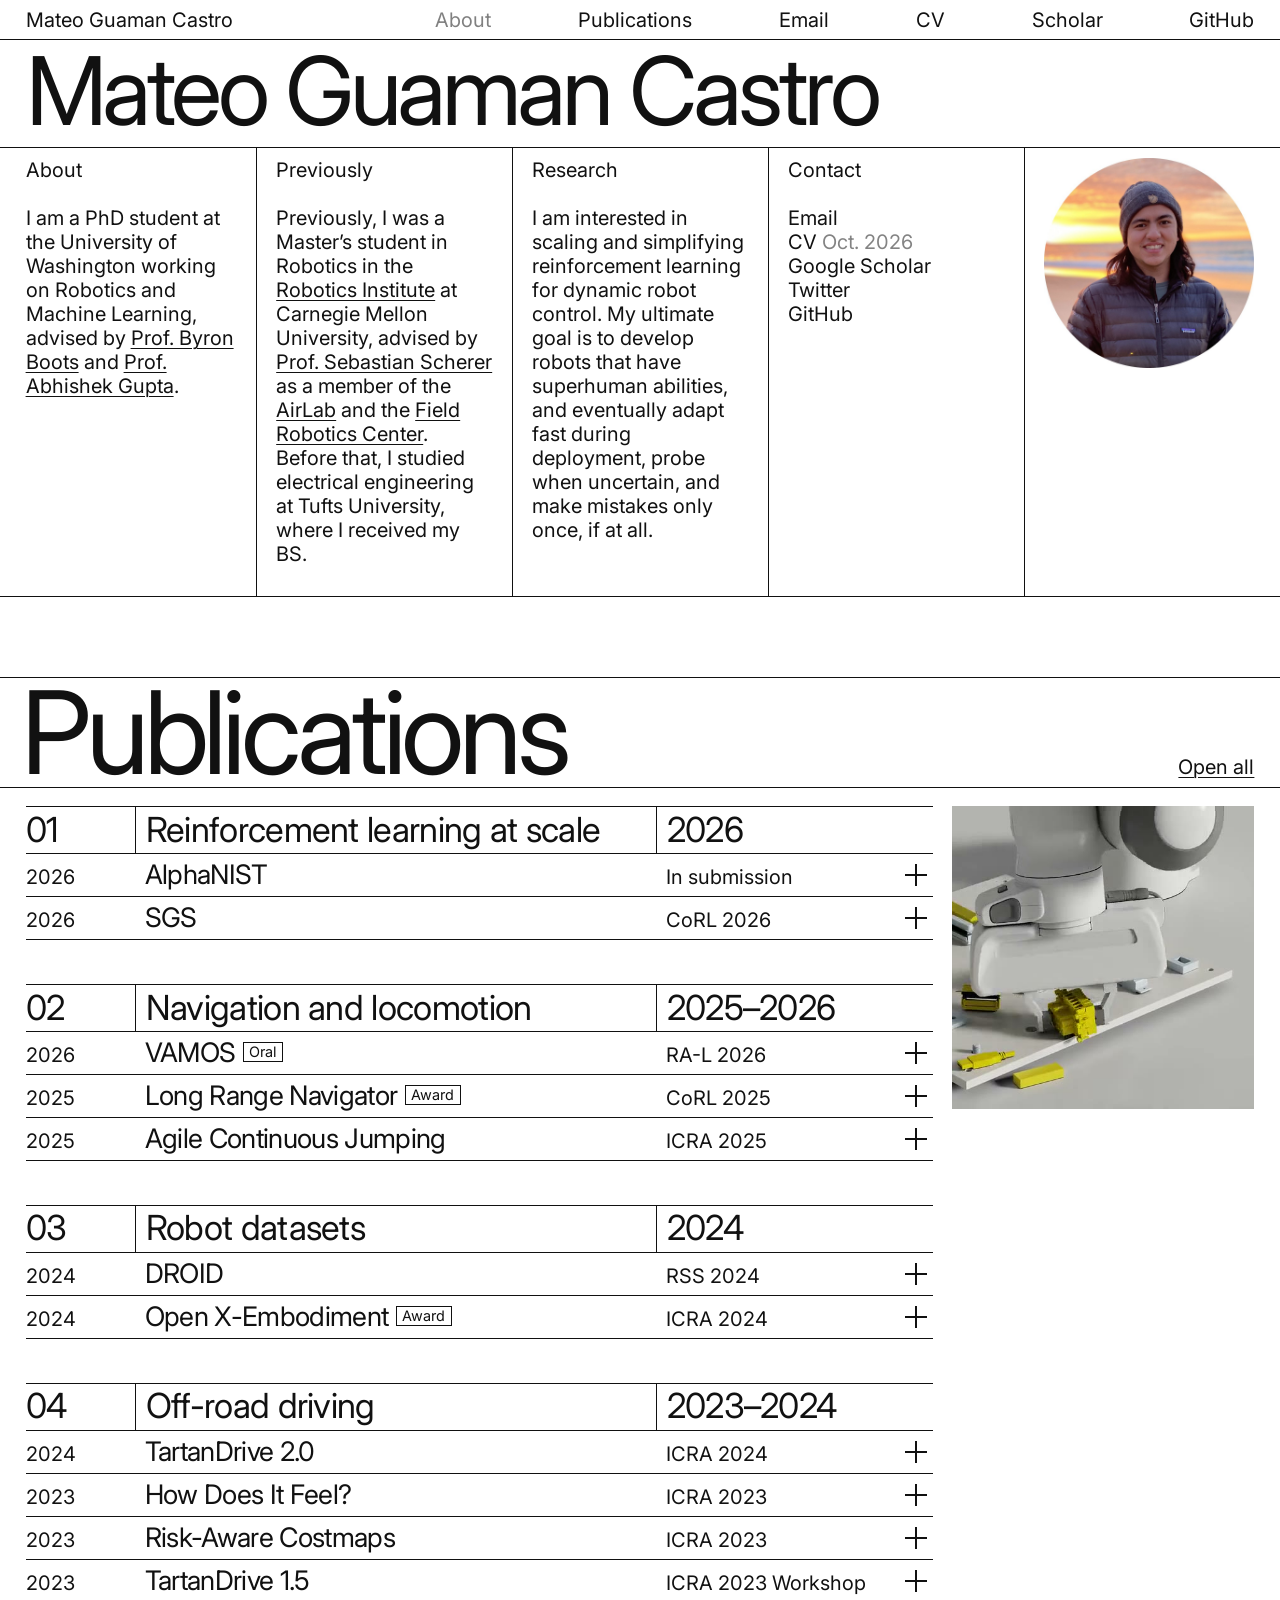
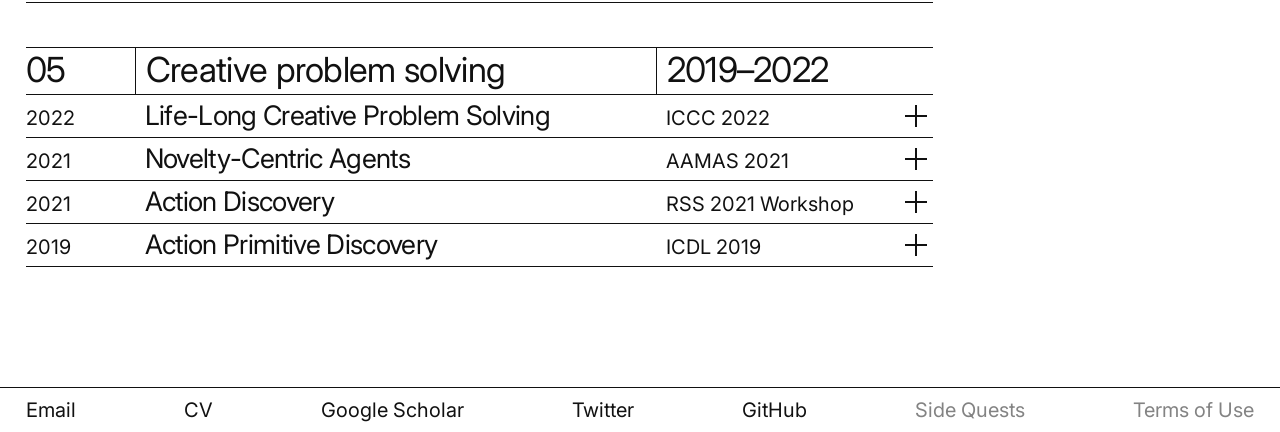
<file: index.html>
<!doctype html>
<html lang="en">
<head>
  <!-- Google tag (gtag.js) -->
  <script async src="https://www.googletagmanager.com/gtag/js?id=G-3ZY845XSCQ"></script>
  <script>
    window.dataLayer = window.dataLayer || [];
    function gtag(){dataLayer.push(arguments);}
    gtag('js', new Date());
    gtag('config', 'G-3ZY845XSCQ');
  </script>

  <meta charset="utf-8">
  <meta name="viewport" content="width=device-width, initial-scale=1">
  <title>Mateo Guaman Castro</title>
  <meta name="author" content="Mateo Guaman Castro">
  <meta name="description" content="Mateo Guaman Castro, PhD student at the University of Washington working on robotics and machine learning.">
  <link rel="preconnect" href="https://fonts.googleapis.com">
  <link rel="preconnect" href="https://fonts.gstatic.com" crossorigin>
  <link rel="stylesheet" href="https://fonts.googleapis.com/css2?family=Inter:wght@400&display=swap">
  <link rel="stylesheet" href="stylesheet.css?v=2026-10-15">
  <link rel="license" href="terms/">
</head>
<body>
  <header class="bar" id="bar">
    <a class="bar-name" href="#top">Mateo Guaman Castro</a>
    <nav class="bar-links" aria-label="Sections">
      <a href="#research">About</a>
      <a href="#publications">Publications</a>
      <a href="mailto:mateogc@cs.washington.edu">Email</a>
      <a href="data/MateoGuaman-CV.pdf?v=2026-10">CV</a>
      <a href="https://scholar.google.com/citations?user=0hkU6uEAAAAJ&amp;hl=en">Scholar</a>
      <a href="https://github.com/mateoguaman/">GitHub</a>
    </nav>
    <button class="bar-menu" id="menu-button" aria-expanded="false" aria-controls="menu">Menu</button>
  </header>
  <nav class="menu" id="menu" aria-label="Menu">
    <a href="#research">About</a>
    <a href="#publications">Publications</a>
    <a href="mailto:mateogc@cs.washington.edu">Email</a>
    <a href="data/MateoGuaman-CV.pdf?v=2026-10">CV</a>
    <a href="https://scholar.google.com/citations?user=0hkU6uEAAAAJ&amp;hl=en">Google Scholar</a>
    <a href="https://twitter.com/mateoguaman">Twitter</a>
    <a href="https://github.com/mateoguaman/">GitHub</a>
    <a class="soft" href="terms/">Terms of Use</a>
  </nav>

  <main id="top">
    <h1 class="name" aria-label="Mateo Guaman Castro">
      <span class="name-d" aria-hidden="true">Mateo Guaman Castro</span>
      <span class="name-m" aria-hidden="true"><span>Mateo</span><span>Guaman Castro</span></span>
    </h1>

    <!-- About, Previously, Research, Contact, photo -->
    <section class="info" id="research">
      <div>
        <h2>About</h2>
        <p>I am a PhD student at the University of Washington working on Robotics and Machine Learning, advised by <a href="https://homes.cs.washington.edu/~bboots/">Prof. Byron Boots</a> and <a href="https://homes.cs.washington.edu/~abhgupta/">Prof. Abhishek Gupta</a>.</p>
      </div>
      <div>
        <h2>Previously</h2>
        <p>Previously, I was a Master’s student in Robotics in the <a href="https://www.ri.cmu.edu/">Robotics Institute</a> at Carnegie Mellon University, advised by <a href="https://theairlab.org/team/sebastian/">Prof. Sebastian Scherer</a> as a member of the <a href="https://theairlab.org/">AirLab</a> and the <a href="https://frc.ri.cmu.edu/">Field Robotics Center</a>. Before that, I studied electrical engineering at Tufts University, where I received my BS.</p>
      </div>
      <div>
        <h2>Research</h2>
        <p>I am interested in scaling and simplifying reinforcement learning for dynamic robot control. My ultimate goal is to develop robots that have superhuman abilities, and eventually adapt fast during deployment, probe when uncertain, and make mistakes only once, if at all.</p>
      </div>
      <div>
        <h2>Contact</h2>
        <ul>
          <li><a href="mailto:mateogc@cs.washington.edu">Email</a></li>
          <li><a href="data/MateoGuaman-CV.pdf?v=2026-10">CV</a> <span class="soft">Oct. 2026</span></li>
          <li><a href="https://scholar.google.com/citations?user=0hkU6uEAAAAJ&amp;hl=en">Google Scholar</a></li>
          <li><a href="https://twitter.com/mateoguaman">Twitter</a></li>
          <li><a href="https://github.com/mateoguaman/">GitHub</a></li>
        </ul>
      </div>
      <figure class="info-photo"><img src="media/mateo.jpg" alt="Mateo Guaman Castro"></figure>
    </section>

    <section id="publications">
      <div class="pubs-head">
        <h2>Publications</h2>
        <button class="pubs-all" id="all" aria-pressed="false">Open all</button>
      </div>
      <div class="idx-wrap">
        <!--
          The index. A divider per research thread (number, name, years),
          then one <li class="row"> per paper; to add a paper, copy a row and
          change its text. Each paper has one square still in media/ (and
          optionally a second image, m-alt, shown on hover, or a clip,
          m-video). For an award or an oral, put a tag right after the
          short title, with no space:
            <span class="row-title">VAMOS<span class="tag" title="Full wording">Oral</span></span>
          (Award or Oral), and the full wording as a row-award line. The
          first row's clip is the one that plays when the page opens.
        -->
        <ol class="idx" id="idx">
          <!-- 01 Reinforcement learning at scale -->
          <li class="div" id="scale"><span class="div-n">01</span><span class="div-t">Reinforcement learning at scale</span><span class="div-y">2026</span></li>

          <!-- AlphaNIST -->
          <li class="row">
            <button class="row-head" aria-expanded="false">
              <span class="row-year">2026</span>
              <span class="row-title">AlphaNIST</span>
              <span class="row-venue">In submission</span>
              <span class="row-plus" aria-hidden="true"></span>
            </button>
            <div class="row-body" hidden>
              <figure class="media row-media" data-media>
                <img class="m-still" src="media/alphanist.jpg" alt="" loading="lazy">
                <video class="m-video" muted loop playsinline preload="none" data-src="media/alphanist.mp4"></video>
              </figure>
              <div class="row-text">
                <h3><a href="https://alpha-nist.github.io/">AlphaNIST: Emergent Assembly Skills from Binary Task Rewards</a></h3>
                <p class="row-authors">
                  <a href="https://zoctipus.github.io/">Octi Zhang</a>,
                  Iretiayo Akinola,
                  <a href="https://rosarioscalise.com/">Rosario Scalise</a>,
                  <span class="me">Mateo Guaman Castro</span>,
                  <a href="https://patrickyin.me/">Patrick Yin</a>,
                  Tobias Widmer,
                  Miles Macklin,
                  Chris Amevor,
                  Dylan Turpin,
                  Dirk Van Gelder,
                  Jan Carius,
                  Ankur Handa,
                  Gavriel State,
                  Yunrong Guo,
                  Yashraj Narang
                </p>
                <p class="row-full">In submission</p>
                <p class="row-desc">One policy learns contact-rich assembly on the NIST task board in simulation from binary task rewards, without prescribed manipulation stages.</p>
                <p class="row-links"><a href="https://alpha-nist.github.io/">project page</a></p>
              </div>
            </div>
          </li>

          <!-- SGS -->
          <li class="row">
            <button class="row-head" aria-expanded="false">
              <span class="row-year">2026</span>
              <span class="row-title">SGS</span>
              <span class="row-venue">CoRL 2026</span>
              <span class="row-plus" aria-hidden="true"></span>
            </button>
            <div class="row-body" hidden>
              <figure class="media row-media" data-media>
                <img class="m-still" src="media/sgs.jpg" alt="" loading="lazy">
                <video class="m-video" muted loop playsinline preload="none" data-src="media/sgs.mp4"></video>
              </figure>
              <div class="row-text">
                <h3><a href="https://sgs-rl.github.io/">A Balanced Data Diet: Addressing the Exploration Bottleneck in Mega-Scale RL for Robot Control</a></h3>
                <p class="row-authors">
                  <a href="https://zoctipus.github.io/">Octi Zhang</a><sup>*</sup>,
                  <span class="me">Mateo Guaman Castro</span><sup>*</sup>,
                  <a href="https://patrickyin.me/">Patrick Yin</a><sup>*</sup>,
                  <a href="https://www.linkedin.com/in/iggydagnino">Ignacio Dagnino</a>,
                  <a href="https://homes.cs.washington.edu/~abhgupta/">Abhishek Gupta</a>,
                  <a href="https://rosarioscalise.com/">Rosario Scalise</a><sup>†</sup>,
                  <a href="https://homes.cs.washington.edu/~bboots/">Byron Boots</a><sup>†</sup>
                </p>
                <p class="soft">*Equal contribution &emsp; †Equal advising</p>
                <p class="row-full">Conference on Robot Learning (CoRL), 2026</p>
                <p class="row-desc">Success-Guided Sampling (SGS) trains on the task configurations that are neither too easy nor too hard for the current policy. With it, reinforcement learning scales much more effectively, to over a million simulated robots at once, in legged locomotion and contact-rich manipulation.</p>
                <p class="row-links"><a href="https://arxiv.org/abs/2610.12465">arXiv</a> <a href="https://sgs-rl.github.io/">project page</a></p>
              </div>
            </div>
          </li>

          <!-- 02 Navigation and locomotion -->
          <li class="div" id="nav"><span class="div-n">02</span><span class="div-t">Navigation and locomotion</span><span class="div-y">2025&ndash;2026</span></li>

          <!-- VAMOS -->
          <li class="row">
            <button class="row-head" aria-expanded="false">
              <span class="row-year">2026</span>
              <span class="row-title">VAMOS<span class="tag" title="Oral at the CoRL 2025 Workshop on Generalist Policies in the Wild &amp; Robo-Arena Challenge">Oral</span></span>
              <span class="row-venue">RA-L 2026</span>
              <span class="row-plus" aria-hidden="true"></span>
            </button>
            <div class="row-body" hidden>
              <figure class="media row-media" data-media>
                <img class="m-still" src="media/vamos.jpg" alt="" loading="lazy">
                <img class="m-alt" src="media/vamos-2.jpg" alt="" loading="lazy">
              </figure>
              <div class="row-text">
                <h3><a href="https://vamos-vla.github.io">VAMOS: A Hierarchical Vision-Language-Action Model for Capability-Modulated and Steerable Navigation</a></h3>
                <p class="row-authors">
                  <span class="me">Mateo Guaman Castro</span>,
                  <a href="https://www.linkedin.com/in/sidharth-rajagopal-66932a221">Sidharth Rajagopal</a>,
                  <a href="https://www.linkedin.com/in/daniel-gorbatov-892166220">Daniel Gorbatov</a>,
                  <a href="https://www.mattschmittle.com/">Matthew Schmittle</a>,
                  <a href="https://rohanblueboybaijal.github.io/">Rohan Baijal</a>,
                  <a href="https://zoctipus.github.io/">Octi Zhang</a>,
                  <a href="https://rosarioscalise.com/">Rosario Scalise</a>,
                  <a href="https://www.sidharthtalia.com/">Sidharth Talia</a>,
                  <a href="https://www.linkedin.com/in/emma-romig-97201617">Emma Romig</a>,
                  <a href="https://celsodemelo.net/">Celso de Melo</a>,
                  <a href="https://homes.cs.washington.edu/~bboots/">Byron Boots</a>,
                  <a href="https://abhishekunique.github.io">Abhishek Gupta</a>
                </p>
                <p class="row-full">IEEE Robotics and Automation Letters (RA-L), 2026</p>
                <p class="row-award">Oral at the CoRL 2025 Workshop on Generalist Policies in the Wild &amp; Robo-Arena Challenge</p>
                <p class="row-desc">VAMOS is a hierarchical vision-language-action model that decouples semantic planning from embodiment grounding, enabling robust cross-embodiment navigation with natural language steerability.</p>
                <p class="row-links"><a href="https://vamos-vla.github.io/VAMOS.pdf">pdf</a> <a href="https://vamos-vla.github.io/">project page</a></p>
              </div>
            </div>
          </li>

          <!-- Long Range Navigator -->
          <li class="row">
            <button class="row-head" aria-expanded="false">
              <span class="row-year">2025</span>
              <span class="row-title">Long Range Navigator<span class="tag" title="Best Paper Award, RSS 2025 Workshop on Resilient Off-road Autonomous Robotics">Award</span></span>
              <span class="row-venue">CoRL 2025</span>
              <span class="row-plus" aria-hidden="true"></span>
            </button>
            <div class="row-body" hidden>
              <figure class="media row-media" data-media>
                <img class="m-still" src="media/lrn.jpg" alt="" loading="lazy">
              </figure>
              <div class="row-text">
                <h3><a href="https://personalrobotics.github.io/lrn/">Long Range Navigator: Extending robot planning horizons beyond metric maps</a></h3>
                <p class="row-authors">
                  <a href="https://www.mattschmittle.com/">Matthew Schmittle</a>,
                  <a href="https://rohanblueboybaijal.github.io/">Rohan Baijal</a>,
                  <a href="https://nhatch.github.io/">Nathan Hatch</a>,
                  <a href="https://rosarioscalise.com/">Rosario Scalise</a>,
                  <span class="me">Mateo Guaman Castro</span>,
                  <a href="https://www.sidharthtalia.com/">Sidharth Talia</a>,
                  <a href="https://kkhetarpal.github.io/">Khimya Khetarpal</a>,
                  <a href="https://goodrobot.ai/">Siddhartha Srinivasa</a>,
                  <a href="https://homes.cs.washington.edu/~bboots/">Byron Boots</a>
                </p>
                <p class="row-full">Conference on Robot Learning (CoRL), 2025</p>
                <p class="row-award">Best Paper Award, RSS 2025 Workshop on Resilient Off-road Autonomous Robotics</p>
                <p class="row-desc">Long Range Navigator enables robots to look beyond local maps through affordances in image space.</p>
                <p class="row-links"><a href="https://arxiv.org/abs/2504.13149">arXiv</a> <a href="https://arxiv.org/pdf/2504.13149">pdf</a> <a href="https://personalrobotics.github.io/lrn/">project page</a></p>
              </div>
            </div>
          </li>

          <!-- Agile Continuous Jumping -->
          <li class="row">
            <button class="row-head" aria-expanded="false">
              <span class="row-year">2025</span>
              <span class="row-title">Agile Continuous Jumping</span>
              <span class="row-venue">ICRA 2025</span>
              <span class="row-plus" aria-hidden="true"></span>
            </button>
            <div class="row-body" hidden>
              <figure class="media row-media" data-media>
                <img class="m-still" src="media/jcod.jpg" alt="" loading="lazy">
                <video class="m-video" muted loop playsinline preload="none" data-src="media/jcod.mp4"></video>
              </figure>
              <div class="row-text">
                <h3><a href="https://yxyang.github.io/jumping_cod/">Agile Continuous Jumping in Discontinuous Terrains</a></h3>
                <p class="row-authors">
                  <a href="https://yxyang.github.io/">Yuxiang Yang</a>,
                  <a href="https://www.gshi.me/">Guanya Shi</a>,
                  <a href="https://linchangyi1.github.io/">Changyi Lin</a>,
                  <a href="https://homes.cs.washington.edu/~xiangyun/">Xiangyun Meng</a>,
                  <a href="https://rosarioscalise.com/">Rosario Scalise</a>,
                  <span class="me">Mateo Guaman Castro</span>,
                  <a href="https://wenhaoyu.weebly.com/">Wenhao Yu</a>,
                  <a href="https://research.google/people/TingnanZhang/">Tingnan Zhang</a>,
                  <a href="https://www.meche.engineering.cmu.edu/directory/bios/zhao-ding.html">Ding Zhao</a>,
                  <a href="https://www.jie-tan.net/">Jie Tan</a>,
                  <a href="https://homes.cs.washington.edu/~bboots/">Byron Boots</a>
                </p>
                <p class="row-full">International Conference on Robotics and Automation (ICRA), 2025</p>
                <p class="row-desc">We developed a system that enables quadrupedal robots to perform continuous, precise jumps across challenging terrains like stairs and stepping stones, achieving unprecedented agility.</p>
                <p class="row-links"><a href="https://arxiv.org/abs/2409.10923">arXiv</a> <a href="https://arxiv.org/pdf/2409.10923">pdf</a> <a href="https://yxyang.github.io/jumping_cod/">project page</a></p>
              </div>
            </div>
          </li>

          <!-- 03 Robot datasets -->
          <li class="div" id="data"><span class="div-n">03</span><span class="div-t">Robot datasets</span><span class="div-y">2024</span></li>

          <!-- DROID -->
          <li class="row">
            <button class="row-head" aria-expanded="false">
              <span class="row-year">2024</span>
              <span class="row-title">DROID</span>
              <span class="row-venue">RSS 2024</span>
              <span class="row-plus" aria-hidden="true"></span>
            </button>
            <div class="row-body" hidden>
              <figure class="media row-media" data-media>
                <img class="m-still" src="media/droid.jpg" alt="" loading="lazy">
                <video class="m-video" muted loop playsinline preload="none" data-src="media/droid.mp4"></video>
              </figure>
              <div class="row-text">
                <h3><a href="https://droid-dataset.github.io/">DROID: A Large-Scale In-the-Wild Robot Manipulation Dataset</a></h3>
                <p class="row-authors">
                  <a href="https://droid-dataset.github.io/">DROID Dataset Team</a>
                </p>
                <p class="row-full">Robotics: Science and Systems (RSS), 2024</p>
                <p class="row-desc">We present a large dataset for robot learning.</p>
                <p class="row-links"><a href="https://arxiv.org/abs/2403.12945">arXiv</a> <a href="https://arxiv.org/pdf/2403.12945">pdf</a> <a href="https://droid-dataset.github.io/">project page</a></p>
              </div>
            </div>
          </li>

          <!-- Open X-Embodiment -->
          <li class="row">
            <button class="row-head" aria-expanded="false">
              <span class="row-year">2024</span>
              <span class="row-title">Open X-Embodiment<span class="tag" title="IEEE ICRA Best Conference Paper Award">Award</span></span>
              <span class="row-venue">ICRA 2024</span>
              <span class="row-plus" aria-hidden="true"></span>
            </button>
            <div class="row-body" hidden>
              <figure class="media row-media" data-media>
                <img class="m-still" src="media/oxe.jpg" alt="" loading="lazy">
                <video class="m-video" muted loop playsinline preload="none" data-src="media/oxe.mp4"></video>
              </figure>
              <div class="row-text">
                <h3><a href="https://robotics-transformer-x.github.io/">Open X-Embodiment: Robotic Learning Datasets and RT-X Models</a></h3>
                <p class="row-authors">
                  <a href="https://robotics-transformer-x.github.io/">Open X-Embodiment Collaboration</a>
                </p>
                <p class="row-full">International Conference on Robotics and Automation (ICRA), 2024</p>
                <p class="row-award">IEEE ICRA Best Conference Paper Award</p>
                <p class="row-desc">We present a large dataset for robot learning.</p>
                <p class="row-links"><a href="https://arxiv.org/abs/2310.08864">arXiv</a> <a href="https://arxiv.org/pdf/2310.08864">pdf</a> <a href="https://robotics-transformer-x.github.io/">project page</a></p>
              </div>
            </div>
          </li>

          <!-- 04 Off-road driving -->
          <li class="div" id="offroad"><span class="div-n">04</span><span class="div-t">Off-road driving</span><span class="div-y">2023&ndash;2024</span></li>

          <!-- TartanDrive 2.0 -->
          <li class="row">
            <button class="row-head" aria-expanded="false">
              <span class="row-year">2024</span>
              <span class="row-title">TartanDrive 2.0</span>
              <span class="row-venue">ICRA 2024</span>
              <span class="row-plus" aria-hidden="true"></span>
            </button>
            <div class="row-body" hidden>
              <figure class="media row-media" data-media>
                <img class="m-still" src="media/td2.jpg" alt="" loading="lazy">
                <video class="m-video" muted loop playsinline preload="none" data-src="media/td2.mp4"></video>
              </figure>
              <div class="row-text">
                <h3><a href="https://theairlab.org/TartanDrive2/">TartanDrive 2.0: More Modalities and Better Infrastructure to Further Self-Supervised Learning Research in Off-Road Driving Tasks</a></h3>
                <p class="row-authors">
                  <a href="https://matthewjsiv.github.io/">Matthew Sivaprakasam</a>,
                  <a href="https://www.parvmaheshwari.com/">Parv Maheshwari</a>,
                  <span class="me">Mateo Guaman Castro</span>,
                  <a href="https://striest.github.io/">Samuel Triest</a>,
                  <a href="https://www.linkedin.com/in/micah-nye-9105051b7/">Micah Nye</a>,
                  <a href="https://theairlab.org/team/stevenw/">Steven Willits</a>,
                  <a href="https://www.linkedin.com/in/asaba96">Andrew Saba</a>,
                  <a href="https://theairlab.org/team/wenshan/">Wenshan Wang</a>,
                  <a href="https://theairlab.org/team/sebastian/">Sebastian Scherer</a>
                </p>
                <p class="row-full">International Conference on Robotics and Automation (ICRA), 2024</p>
                <p class="row-desc">We present a dataset for off-road driving with multiple modalities at high speed.</p>
                <p class="row-links"><a href="https://arxiv.org/abs/2402.01913">arXiv</a> <a href="https://arxiv.org/pdf/2402.01913">pdf</a> <a href="https://ieeexplore.ieee.org/document/10611265/">IEEE</a> <a href="https://theairlab.org/TartanDrive2/">project page</a> <a href="https://drive.google.com/file/d/1J-KePd_W2gOLecS1YwolOlKhKFw3ANbF/view">video</a></p>
              </div>
            </div>
          </li>

          <!-- How Does It Feel? -->
          <li class="row">
            <button class="row-head" aria-expanded="false">
              <span class="row-year">2023</span>
              <span class="row-title">How Does It Feel?</span>
              <span class="row-venue">ICRA 2023</span>
              <span class="row-plus" aria-hidden="true"></span>
            </button>
            <div class="row-body" hidden>
              <figure class="media row-media" data-media>
                <img class="m-still" src="media/hdif.jpg" alt="" loading="lazy">
                <video class="m-video" muted loop playsinline preload="none" data-src="media/hdif.mp4"></video>
              </figure>
              <div class="row-text">
                <h3><a href="https://mateoguaman.github.io/hdif/">How Does It Feel? Self-Supervised Costmap Learning for Off-Road Vehicle Traversability</a></h3>
                <p class="row-authors">
                  <span class="me">Mateo Guaman Castro</span>,
                  <a href="https://striest.github.io/">Samuel Triest</a>,
                  <a href="https://theairlab.org/team/wenshan/">Wenshan Wang</a>,
                  <a href="https://www.linkedin.com/in/jason-gregory-88b70b167">Jason M. Gregory</a>,
                  Felix Sanchez,
                  <a href="https://www.linkedin.com/in/john-rogers-41921a12">John G. Rogers III</a>,
                  <a href="https://theairlab.org/team/sebastian/">Sebastian Scherer</a>
                </p>
                <p class="row-full">International Conference on Robotics and Automation (ICRA), 2023</p>
                <p class="row-desc">We propose a self-supervised method to predict traversability costmaps by combining exteroceptive environmental information with proprioceptive terrain interaction feedback.</p>
                <p class="row-links"><a href="https://arxiv.org/abs/2209.10788">arXiv</a> <a href="https://arxiv.org/pdf/2209.10788.pdf">pdf</a> <a href="https://ieeexplore.ieee.org/abstract/document/10160856">IEEE</a> <a href="https://mateoguaman.github.io/hdif/">project page</a> <a href="https://www.youtube.com/watch?v=19sDs1S8IGk">short video</a> <a href="https://www.youtube.com/watch?v=866HUBQEZnU">long video</a></p>
              </div>
            </div>
          </li>

          <!-- Risk-Aware Costmaps -->
          <li class="row">
            <button class="row-head" aria-expanded="false">
              <span class="row-year">2023</span>
              <span class="row-title">Risk-Aware Costmaps</span>
              <span class="row-venue">ICRA 2023</span>
              <span class="row-plus" aria-hidden="true"></span>
            </button>
            <div class="row-body" hidden>
              <figure class="media row-media" data-media>
                <img class="m-still" src="media/irl.jpg" alt="" loading="lazy">
                <img class="m-alt" src="media/irl-2.jpg" alt="" loading="lazy">
              </figure>
              <div class="row-text">
                <h3><a href="https://arxiv.org/abs/2302.00134">Learning Risk-Aware Costmaps via Inverse Reinforcement Learning for Off-Road Navigation</a></h3>
                <p class="row-authors">
                  <a href="https://striest.github.io/">Samuel Triest</a>,
                  <span class="me">Mateo Guaman Castro</span>,
                  <a href="https://www.parvmaheshwari.com/">Parv Maheshwari</a>,
                  <a href="https://www.linkedin.com/in/matthew-sivaprakasam-a089a1162">Matthew Sivaprakasam</a>,
                  <a href="https://theairlab.org/team/wenshan/">Wenshan Wang</a>,
                  <a href="https://theairlab.org/team/sebastian/">Sebastian Scherer</a>
                </p>
                <p class="row-full">International Conference on Robotics and Automation (ICRA), 2023</p>
                <p class="row-desc">We present an inverse reinforcement learning-based method that efficiently predicts uncertainty-aware costmaps for off-road traversability via conditional value-at-risk (CVaR).</p>
                <p class="row-links"><a href="https://arxiv.org/abs/2302.00134">arXiv</a> <a href="https://arxiv.org/pdf/2302.00134.pdf">pdf</a> <a href="https://ieeexplore.ieee.org/document/10161268">IEEE</a></p>
              </div>
            </div>
          </li>

          <!-- TartanDrive 1.5 -->
          <li class="row">
            <button class="row-head" aria-expanded="false">
              <span class="row-year">2023</span>
              <span class="row-title">TartanDrive 1.5</span>
              <span class="row-venue">ICRA 2023 Workshop</span>
              <span class="row-plus" aria-hidden="true"></span>
            </button>
            <div class="row-body" hidden>
              <figure class="media row-media" data-media>
                <img class="m-still" src="media/td15.jpg" alt="" loading="lazy">
                <img class="m-alt" src="media/td15-2.jpg" alt="" loading="lazy">
              </figure>
              <div class="row-text">
                <h3><a href="https://openreview.net/pdf?id=7Y1pnhFJUT">TartanDrive 1.5: Improving Large Multimodal Robotics Dataset Collection and Distribution</a></h3>
                <p class="row-authors">
                  <a href="https://www.linkedin.com/in/matthew-sivaprakasam-a089a1162">Matthew Sivaprakasam</a>,
                  <a href="https://striest.github.io/">Samuel Triest</a>,
                  <span class="me">Mateo Guaman Castro</span>,
                  <a href="https://www.linkedin.com/in/micah-nye/">Micah Nye</a>,
                  <a href="https://www.linkedin.com/in/maulimov/">Mukhtar Maulimov</a>,
                  <a href="https://cherieho.com/">Cherie Ho</a>,
                  <a href="https://www.parvmaheshwari.com/">Parv Maheshwari</a>,
                  <a href="https://theairlab.org/team/wenshan/">Wenshan Wang</a>,
                  <a href="https://theairlab.org/team/sebastian/">Sebastian Scherer</a>
                </p>
                <p class="row-full">Workshop on Pretraining for Robotics (PT4R), International Conference on Robotics and Automation (ICRA), 2023</p>
                <p class="row-desc">In this work we discuss the improvements to our previous dataset, TartanDrive.</p>
                <p class="row-links"><a href="https://openreview.net/pdf?id=7Y1pnhFJUT">pdf</a> <a href="https://arxiv.org/pdf/2205.01791.pdf">TartanDrive</a></p>
              </div>
            </div>
          </li>

          <!-- 05 Creative problem solving -->
          <li class="div" id="cps"><span class="div-n">05</span><span class="div-t">Creative problem solving</span><span class="div-y">2019&ndash;2022</span></li>

          <!-- Life-Long Creative Problem Solving -->
          <li class="row">
            <button class="row-head" aria-expanded="false">
              <span class="row-year">2022</span>
              <span class="row-title">Life-Long Creative Problem Solving</span>
              <span class="row-venue">ICCC 2022</span>
              <span class="row-plus" aria-hidden="true"></span>
            </button>
            <div class="row-body" hidden>
              <figure class="media row-media" data-media>
                <img class="m-still" src="media/iccc.jpg" alt="" loading="lazy">
                <img class="m-alt" src="media/iccc-2.jpg" alt="" loading="lazy">
              </figure>
              <div class="row-text">
                <h3><a href="https://computationalcreativity.net/iccc22/wp-content/uploads/2022/06/ICCC-2022_6S_Gizzi-et-al..pdf">Toward Life-Long Creative Problem Solving: Using World Models for Increased Performance in Novelty Resolution</a></h3>
                <p class="row-authors">
                  <a href="https://scholar.google.com/citations?user=QI6VNEgAAAAJ&amp;hl=en">Evana Gizzi</a>,
                  <a href="https://www.linkedin.com/in/wo-wei-lin-908618207">Wo Wei Lin</a>,
                  <span class="me">Mateo Guaman Castro</span>,
                  <a href="https://thostle.com/">Ethan Harvey</a>,
                  <a href="https://www.eecs.tufts.edu/~jsinapov/">Jivko Sinapov</a>
                </p>
                <p class="row-full">International Conference on Computational Creativity (ICCC), 2022</p>
                <p class="row-desc">In this work, we investigate methods for life-long creative problem solving (LLCPS), with the goal of increasing CPS capability over time.</p>
                <p class="row-links"><a href="https://computationalcreativity.net/iccc22/wp-content/uploads/2022/06/ICCC-2022_6S_Gizzi-et-al..pdf">pdf</a></p>
              </div>
            </div>
          </li>

          <!-- Novelty-Centric Agents -->
          <li class="row">
            <button class="row-head" aria-expanded="false">
              <span class="row-year">2021</span>
              <span class="row-title">Novelty-Centric Agents</span>
              <span class="row-venue">AAMAS 2021</span>
              <span class="row-plus" aria-hidden="true"></span>
            </button>
            <div class="row-body" hidden>
              <figure class="media row-media" data-media>
                <img class="m-still" src="media/aamas.jpg" alt="" loading="lazy">
                <img class="m-alt" src="media/aamas-2.jpg" alt="" loading="lazy">
              </figure>
              <div class="row-text">
                <h3><a href="https://www.ifaamas.org/Proceedings/aamas2021/pdfs/p925.pdf">A Novelty-Centric Agent Architecture for Changing Worlds</a></h3>
                <p class="row-authors">
                  <a href="https://faizan-m.github.io/">Faizan Muhammad</a>,
                  <a href="https://www.sift.net/staff/vasanth-sarathy">Vasanth Sarathy</a>,
                  <a href="https://www.eecs.tufts.edu/~gtatiya/">Gyan Tatiya</a>,
                  <a href="https://sites.google.com/view/shivam-goel/home">Shivam Goel</a>,
                  <a href="https://www.linkedin.com/in/sauravgyawali">Saurav Gyawali</a>,
                  <span class="me">Mateo Guaman Castro</span>,
                  <a href="https://www.eecs.tufts.edu/~jsinapov/">Jivko Sinapov</a>,
                  <a href="https://engineering.tufts.edu/cs/people/faculty/matthias-scheutz">Matthias Scheutz</a>
                </p>
                <p class="row-full">International Conference on Autonomous Agents and Multiagent Systems (AAMAS), 2021</p>
                <p class="row-desc">We present a formal framework and implementation in a cognitive agent for novelty handling and demonstrate the efficacy of the proposed methods for detecting and handling a large set of novelties in a crafting task in a simulated environment.</p>
                <p class="row-links"><a href="https://www.ifaamas.org/Proceedings/aamas2021/pdfs/p925.pdf">pdf</a></p>
              </div>
            </div>
          </li>

          <!-- Action Discovery -->
          <li class="row">
            <button class="row-head" aria-expanded="false">
              <span class="row-year">2021</span>
              <span class="row-title">Action Discovery</span>
              <span class="row-venue">RSS 2021 Workshop</span>
              <span class="row-plus" aria-hidden="true"></span>
            </button>
            <div class="row-body" hidden>
              <figure class="media row-media" data-media>
                <img class="m-still" src="media/rss21.jpg" alt="" loading="lazy">
                <img class="m-alt" src="media/rss21-2.jpg" alt="" loading="lazy">
              </figure>
              <div class="row-text">
                <h3><a href="https://drive.google.com/file/d/1oWU2UpRq73BLvkcMEffqHkildm5uIa8i/view">A Framework for Creative Problem Solving Through Action Discovery</a></h3>
                <p class="row-authors">
                  <a href="https://scholar.google.com/citations?user=QI6VNEgAAAAJ&amp;hl=en">Evana Gizzi</a>,
                  <span class="me">Mateo Guaman Castro</span>,
                  <a href="https://www.linkedin.com/in/wo-wei-lin-908618207">Wo Wei Lin</a>,
                  <a href="https://www.eecs.tufts.edu/~jsinapov/">Jivko Sinapov</a>
                </p>
                <p class="row-full">Workshop on Declarative and Neurosymbolic Representations in Robot Learning and Control, Robotics: Science and Systems (RSS), 2021</p>
                <p class="row-desc">We introduce a unified framework for creative problem solving through action discovery. We describe two methods which enable action discovery at a declarative and neurosymbolic level, namely through action primitive segmentation, and behavior babbling, respectively.</p>
                <p class="row-links"><a href="https://drive.google.com/file/d/1oWU2UpRq73BLvkcMEffqHkildm5uIa8i/view">pdf</a></p>
              </div>
            </div>
          </li>

          <!-- Action Primitive Discovery -->
          <li class="row">
            <button class="row-head" aria-expanded="false">
              <span class="row-year">2019</span>
              <span class="row-title">Action Primitive Discovery</span>
              <span class="row-venue">ICDL 2019</span>
              <span class="row-plus" aria-hidden="true"></span>
            </button>
            <div class="row-body" hidden>
              <figure class="media row-media" data-media>
                <img class="m-still" src="media/icdl.jpg" alt="" loading="lazy">
                <img class="m-alt" src="media/icdl-2.jpg" alt="" loading="lazy">
              </figure>
              <div class="row-text">
                <h3><a href="https://ieeexplore.ieee.org/abstract/document/8850711">Creative Problem Solving by Robots Using Action Primitive Discovery</a></h3>
                <p class="row-authors">
                  <a href="https://scholar.google.com/citations?user=QI6VNEgAAAAJ&amp;hl=en">Evana Gizzi</a>,
                  <span class="me">Mateo Guaman Castro</span>,
                  <a href="https://www.eecs.tufts.edu/~jsinapov/">Jivko Sinapov</a>
                </p>
                <p class="row-full">International Conference on Development and Learning (ICDL), 2019</p>
                <p class="row-desc">We describe a method for discovering new action primitives through object exploration and action segmentation, which is able to iteratively update the robot’s knowledge base on-the-fly until the solution becomes feasible.</p>
                <p class="row-links"><a href="https://ieeexplore.ieee.org/stamp/stamp.jsp?tp=&amp;arnumber=8850711">pdf</a> <a href="https://ieeexplore.ieee.org/document/8850711">IEEE</a></p>
              </div>
            </div>
          </li>
        </ol>
        <aside class="preview" id="preview" aria-hidden="true"></aside>
      </div>
    </section>
  </main>

  <footer class="foot">
    <a href="mailto:mateogc@cs.washington.edu">Email</a>
    <a href="data/MateoGuaman-CV.pdf?v=2026-10">CV</a>
    <a href="https://scholar.google.com/citations?user=0hkU6uEAAAAJ&amp;hl=en"><span class="long">Google </span>Scholar</a>
    <a href="https://twitter.com/mateoguaman">Twitter</a>
    <a href="https://github.com/mateoguaman/">GitHub</a>
    <a class="sq" href="side-quests/">Side Quests</a>
    <a class="sq foot-terms" href="terms/">Terms of Use</a>
  </footer>

  <script src="site.js?v=2026-10-15"></script>
</body>
</html>
</file>
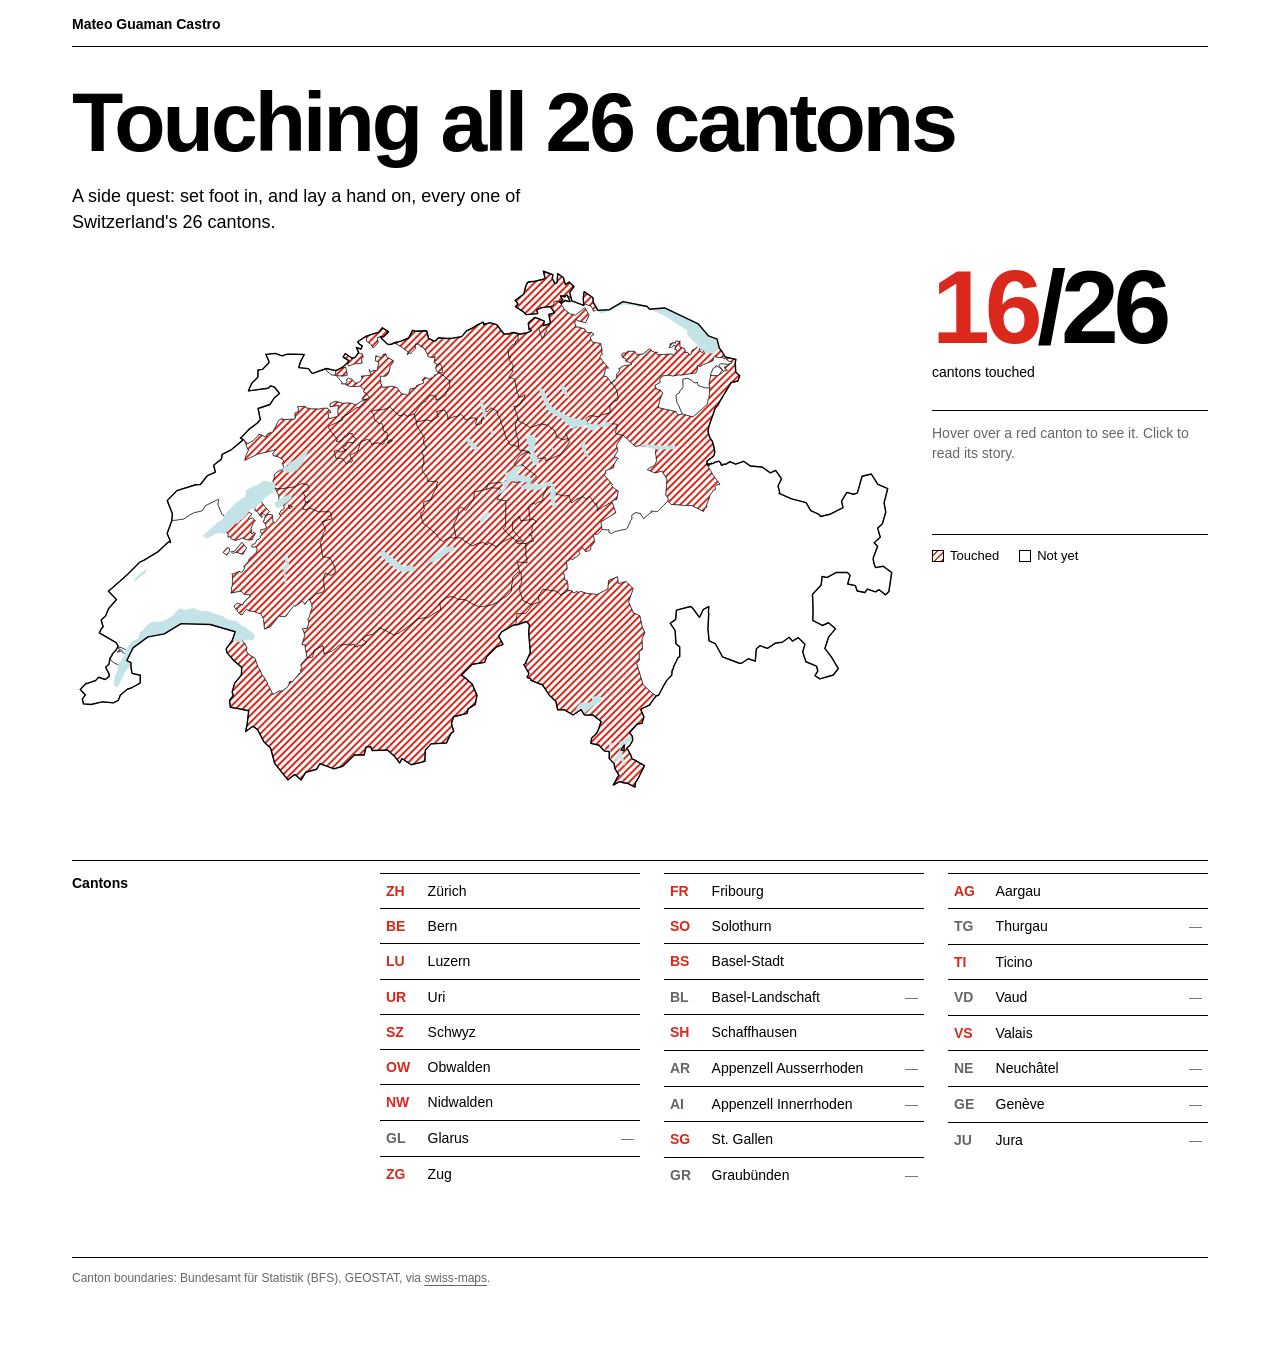
<file: switzerland/index.html>
<!DOCTYPE HTML>
<html lang="en">
<head>
  <!-- Google tag (gtag.js) -->
  <script async src="https://www.googletagmanager.com/gtag/js?id=G-3ZY845XSCQ"></script>
  <script>
    window.dataLayer = window.dataLayer || [];
    function gtag(){dataLayer.push(arguments);}
    gtag('js', new Date());

    gtag('config', 'G-3ZY845XSCQ');
  </script>

  <meta charset="UTF-8">
  <title>Touching All 26 Cantons</title>
  <meta name="author" content="Mateo Guaman Castro">
  <meta name="description" content="A side quest: touching every one of Switzerland's 26 cantons.">
  <meta name="viewport" content="width=device-width, initial-scale=1">

  <link rel="stylesheet" type="text/css" href="style.css">
</head>

<body>
  <div class="page" id="top">
    <nav class="topbar">
      <a href="../index.html">Mateo Guaman Castro</a>
    </nav>

    <header class="masthead">
      <h1>Touching all 26 cantons</h1>
      <p class="lede">A side quest: set foot in, and lay a hand on, every one of Switzerland's 26 cantons.</p>
    </header>

    <section class="atlas">
      <div class="map-col">
        <svg id="map" role="img" aria-label="Map of Switzerland's 26 cantons. Touched cantons are shown in red."></svg>
      </div>
      <aside class="side">
        <p class="count"><span id="count">00</span><span class="count-total">/26</span></p>
        <p class="count-label">cantons touched</p>
        <div class="readout" id="readout" aria-live="polite"></div>
        <p class="legend">
          <span class="swatch swatch-touched"></span>Touched
          <span class="swatch swatch-todo"></span>Not yet
        </p>
      </aside>
    </section>

    <p class="notice" id="notice" hidden></p>

    <article class="story" id="story" hidden></article>

    <!-- The canton list. Delete this whole section to drop it; nothing else depends on it. -->
    <section class="index" id="index">
      <h2 class="section-label">Cantons</h2>
      <div class="index-grid" id="index-grid"></div>
    </section>

    <footer class="credits">
      Canton boundaries: Bundesamt für Statistik (BFS), GEOSTAT, via
      <a href="https://github.com/interactivethings/swiss-maps">swiss-maps</a>.
    </footer>
  </div>

  <dialog class="lightbox" id="lightbox" aria-label="Photo viewer">
    <button class="lb-btn lb-close" id="lb-close" aria-label="Close">&times;</button>
    <button class="lb-btn lb-prev" id="lb-prev" aria-label="Previous photo">&larr;</button>
    <div class="lb-media" id="lb-media"></div>
    <button class="lb-btn lb-next" id="lb-next" aria-label="Next photo">&rarr;</button>
    <p class="lb-caption" id="lb-caption"></p>
  </dialog>

  <script src="map-data.js"></script>
  <script src="markdown.js"></script>
  <script src="app.js"></script>
</body>
</html>
</file>
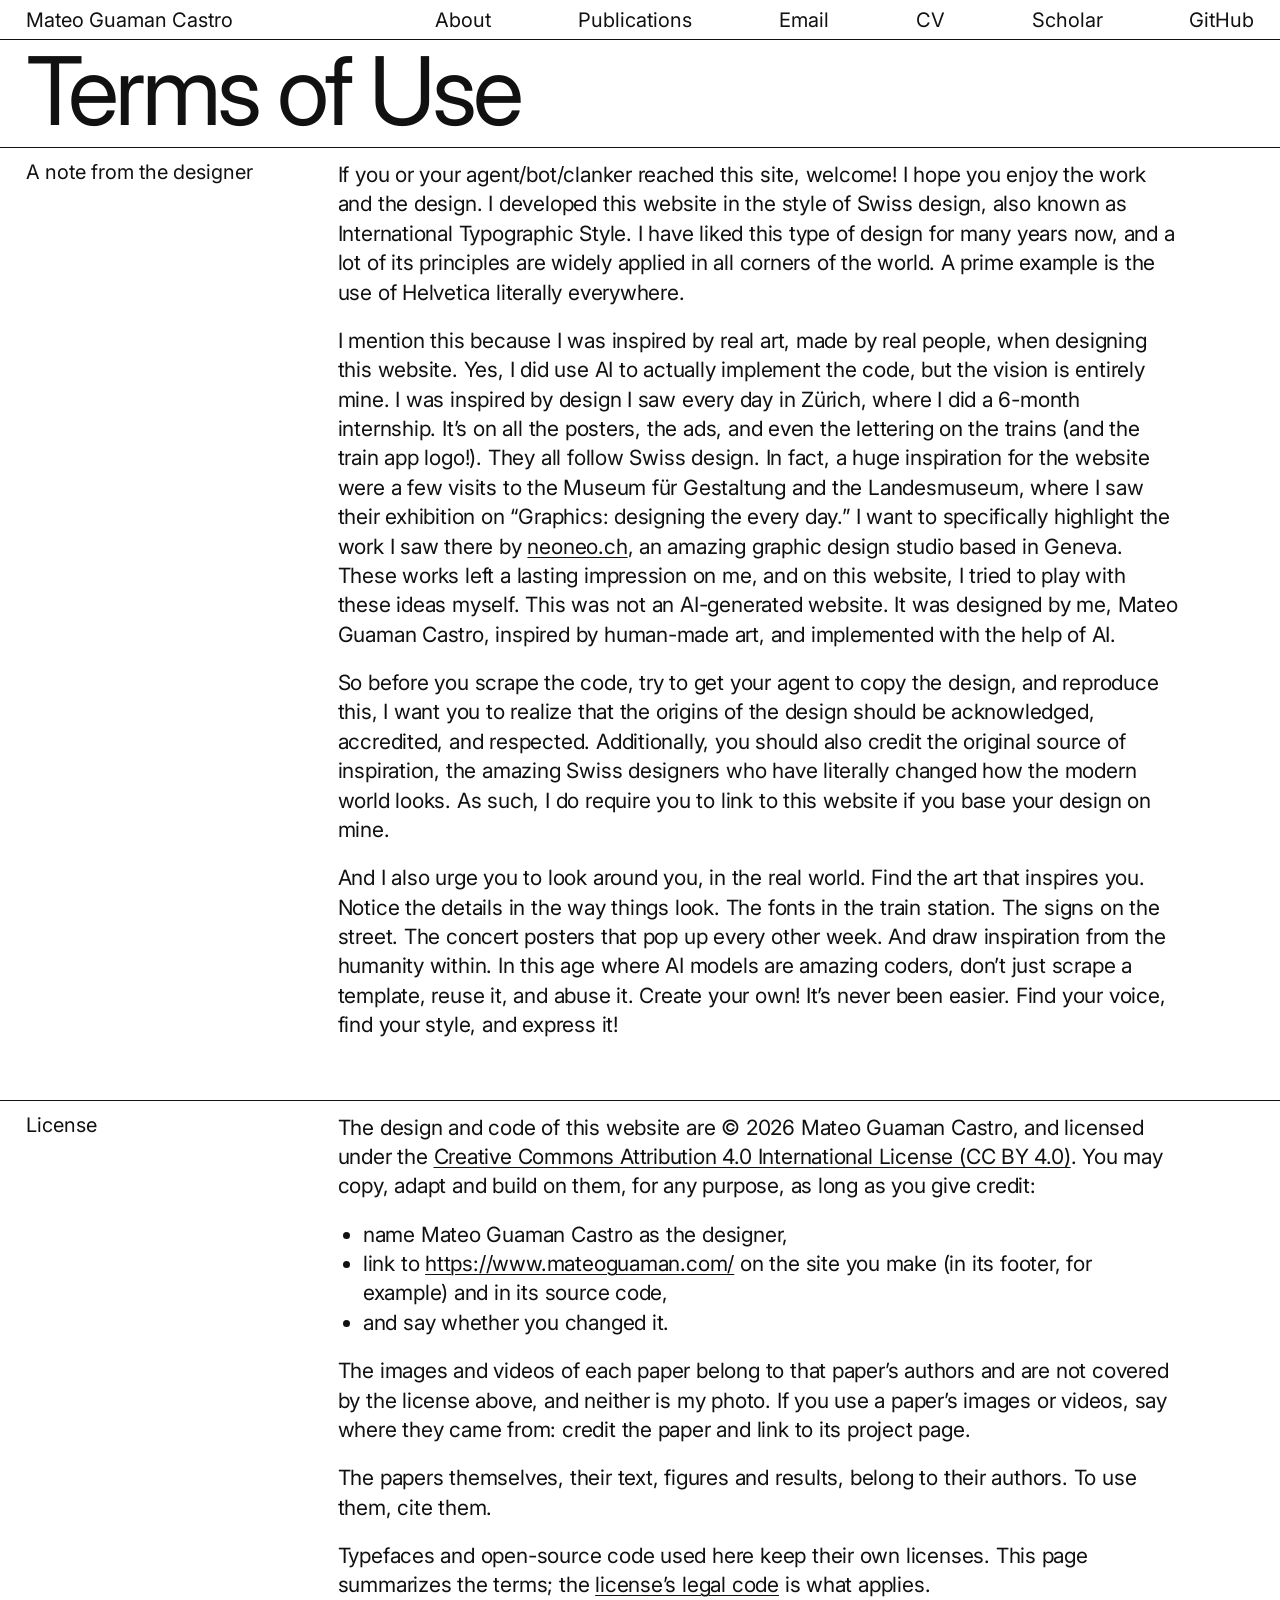
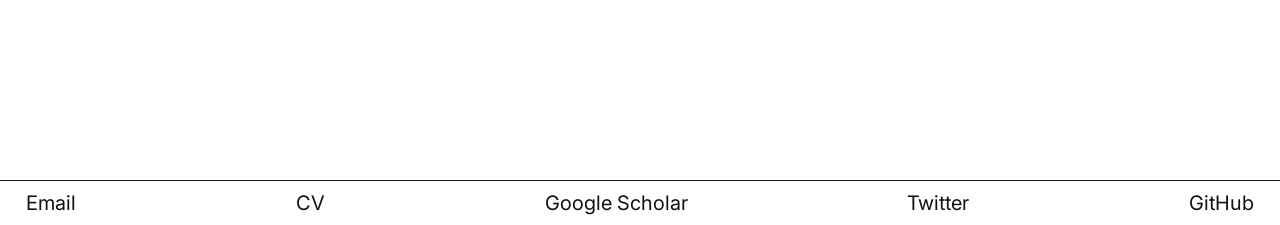
<file: terms/index.html>
<!doctype html>
<html lang="en">
<head>
  <!-- Google tag (gtag.js) -->
  <script async src="https://www.googletagmanager.com/gtag/js?id=G-3ZY845XSCQ"></script>
  <script>
    window.dataLayer = window.dataLayer || [];
    function gtag(){dataLayer.push(arguments);}
    gtag('js', new Date());
    gtag('config', 'G-3ZY845XSCQ');
  </script>

  <meta charset="utf-8">
  <meta name="viewport" content="width=device-width, initial-scale=1">
  <title>Terms of Use · Mateo Guaman Castro</title>
  <meta name="author" content="Mateo Guaman Castro">
  <meta name="description" content="Terms of Use for mateoguaman.com: its design and code are under CC BY 4.0 (credit Mateo Guaman Castro and link to this site); each paper's images and videos belong to its authors.">
  <link rel="preconnect" href="https://fonts.googleapis.com">
  <link rel="preconnect" href="https://fonts.gstatic.com" crossorigin>
  <link rel="stylesheet" href="https://fonts.googleapis.com/css2?family=Inter:wght@400&display=swap">
  <link rel="stylesheet" href="../stylesheet.css?v=2026-10-15">
</head>
<body>
  <header class="bar" id="bar">
    <a class="bar-name" href="../">Mateo Guaman Castro</a>
    <nav class="bar-links" aria-label="Sections">
      <a href="../#research">About</a>
      <a href="../#publications">Publications</a>
      <a href="mailto:mateogc@cs.washington.edu">Email</a>
      <a href="../data/MateoGuaman-CV.pdf?v=2026-10">CV</a>
      <a href="https://scholar.google.com/citations?user=0hkU6uEAAAAJ&amp;hl=en">Scholar</a>
      <a href="https://github.com/mateoguaman/">GitHub</a>
    </nav>
    <button class="bar-menu" id="menu-button" aria-expanded="false" aria-controls="menu">Menu</button>
  </header>
  <nav class="menu" id="menu" aria-label="Menu">
    <a href="../#research">About</a>
    <a href="../#publications">Publications</a>
    <a href="mailto:mateogc@cs.washington.edu">Email</a>
    <a href="../data/MateoGuaman-CV.pdf?v=2026-10">CV</a>
    <a href="https://scholar.google.com/citations?user=0hkU6uEAAAAJ&amp;hl=en">Google Scholar</a>
    <a href="https://twitter.com/mateoguaman">Twitter</a>
    <a href="https://github.com/mateoguaman/">GitHub</a>
  </nav>

  <!--
    Terms of Use, after the SGS site's (https://sgs-rl.github.io/terms/):
    the note in Mateo's own words, then the license.
  -->
  <main id="top">
    <h1 class="name">Terms of Use</h1>

    <section class="terms" aria-labelledby="terms-note">
      <h2 id="terms-note">A note from the designer</h2>
      <div class="terms-text">
        <p>If you or your agent/bot/clanker reached this site, welcome! I hope you enjoy the work and the design. I developed this website in the style of Swiss design, also known as International Typographic Style. I have liked this type of design for many years now, and a lot of its principles are widely applied in all corners of the world. A prime example is the use of Helvetica literally everywhere.</p>
        <p>I mention this because I was inspired by real art, made by real people, when designing this website. Yes, I did use AI to actually implement the code, but the vision is entirely mine. I was inspired by design I saw every day in Zürich, where I did a 6-month internship. It&rsquo;s on all the posters, the ads, and even the lettering on the trains (and the train app logo!). They all follow Swiss design. In fact, a huge inspiration for the website were a few visits to the Museum für Gestaltung and the Landesmuseum, where I saw their exhibition on &ldquo;Graphics: designing the every day.&rdquo; I want to specifically highlight the work I saw there by <a href="https://neoneo.ch">neoneo.ch</a>, an amazing graphic design studio based in Geneva. These works left a lasting impression on me, and on this website, I tried to play with these ideas myself. This was not an AI-generated website. It was designed by me, Mateo Guaman Castro, inspired by human-made art, and implemented with the help of AI.</p>
        <p>So before you scrape the code, try to get your agent to copy the design, and reproduce this, I want you to realize that the origins of the design should be acknowledged, accredited, and respected. Additionally, you should also credit the original source of inspiration, the amazing Swiss designers who have literally changed how the modern world looks. As such, I do require you to link to this website if you base your design on mine.</p>
        <p>And I also urge you to look around you, in the real world. Find the art that inspires you. Notice the details in the way things look. The fonts in the train station. The signs on the street. The concert posters that pop up every other week. And draw inspiration from the humanity within. In this age where AI models are amazing coders, don&rsquo;t just scrape a template, reuse it, and abuse it. Create your own! It&rsquo;s never been easier. Find your voice, find your style, and express it!</p>
      </div>
    </section>

    <section class="terms" aria-labelledby="terms-license">
      <h2 id="terms-license">License</h2>
      <div class="terms-text">
        <p>The design and code of this website are &copy; 2026 Mateo Guaman Castro, and licensed under the <a href="https://creativecommons.org/licenses/by/4.0/" rel="license">Creative Commons Attribution 4.0 International License (CC BY 4.0)</a>. You may copy, adapt and build on them, for any purpose, as long as you give credit:</p>
        <ul>
          <li>name Mateo Guaman Castro as the designer,</li>
          <li>link to <a href="https://www.mateoguaman.com/">https://www.mateoguaman.com/</a> on the site you make (in its footer, for example) and in its source code,</li>
          <li>and say whether you changed it.</li>
        </ul>
        <p>The images and videos of each paper belong to that paper&rsquo;s authors and are not covered by the license above, and neither is my photo. If you use a paper&rsquo;s images or videos, say where they came from: credit the paper and link to its project page.</p>
        <p>The papers themselves, their text, figures and results, belong to their authors. To use them, cite them.</p>
        <p>Typefaces and open-source code used here keep their own licenses. This page summarizes the terms; the <a href="https://creativecommons.org/licenses/by/4.0/legalcode">license&rsquo;s legal code</a> is what applies.</p>
      </div>
    </section>
  </main>

  <footer class="foot">
    <a href="mailto:mateogc@cs.washington.edu">Email</a>
    <a href="../data/MateoGuaman-CV.pdf?v=2026-10">CV</a>
    <a href="https://scholar.google.com/citations?user=0hkU6uEAAAAJ&amp;hl=en"><span class="long">Google </span>Scholar</a>
    <a href="https://twitter.com/mateoguaman">Twitter</a>
    <a href="https://github.com/mateoguaman/">GitHub</a>
  </footer>

  <script src="../site.js?v=2026-10-15"></script>
</body>
</html>
</file>
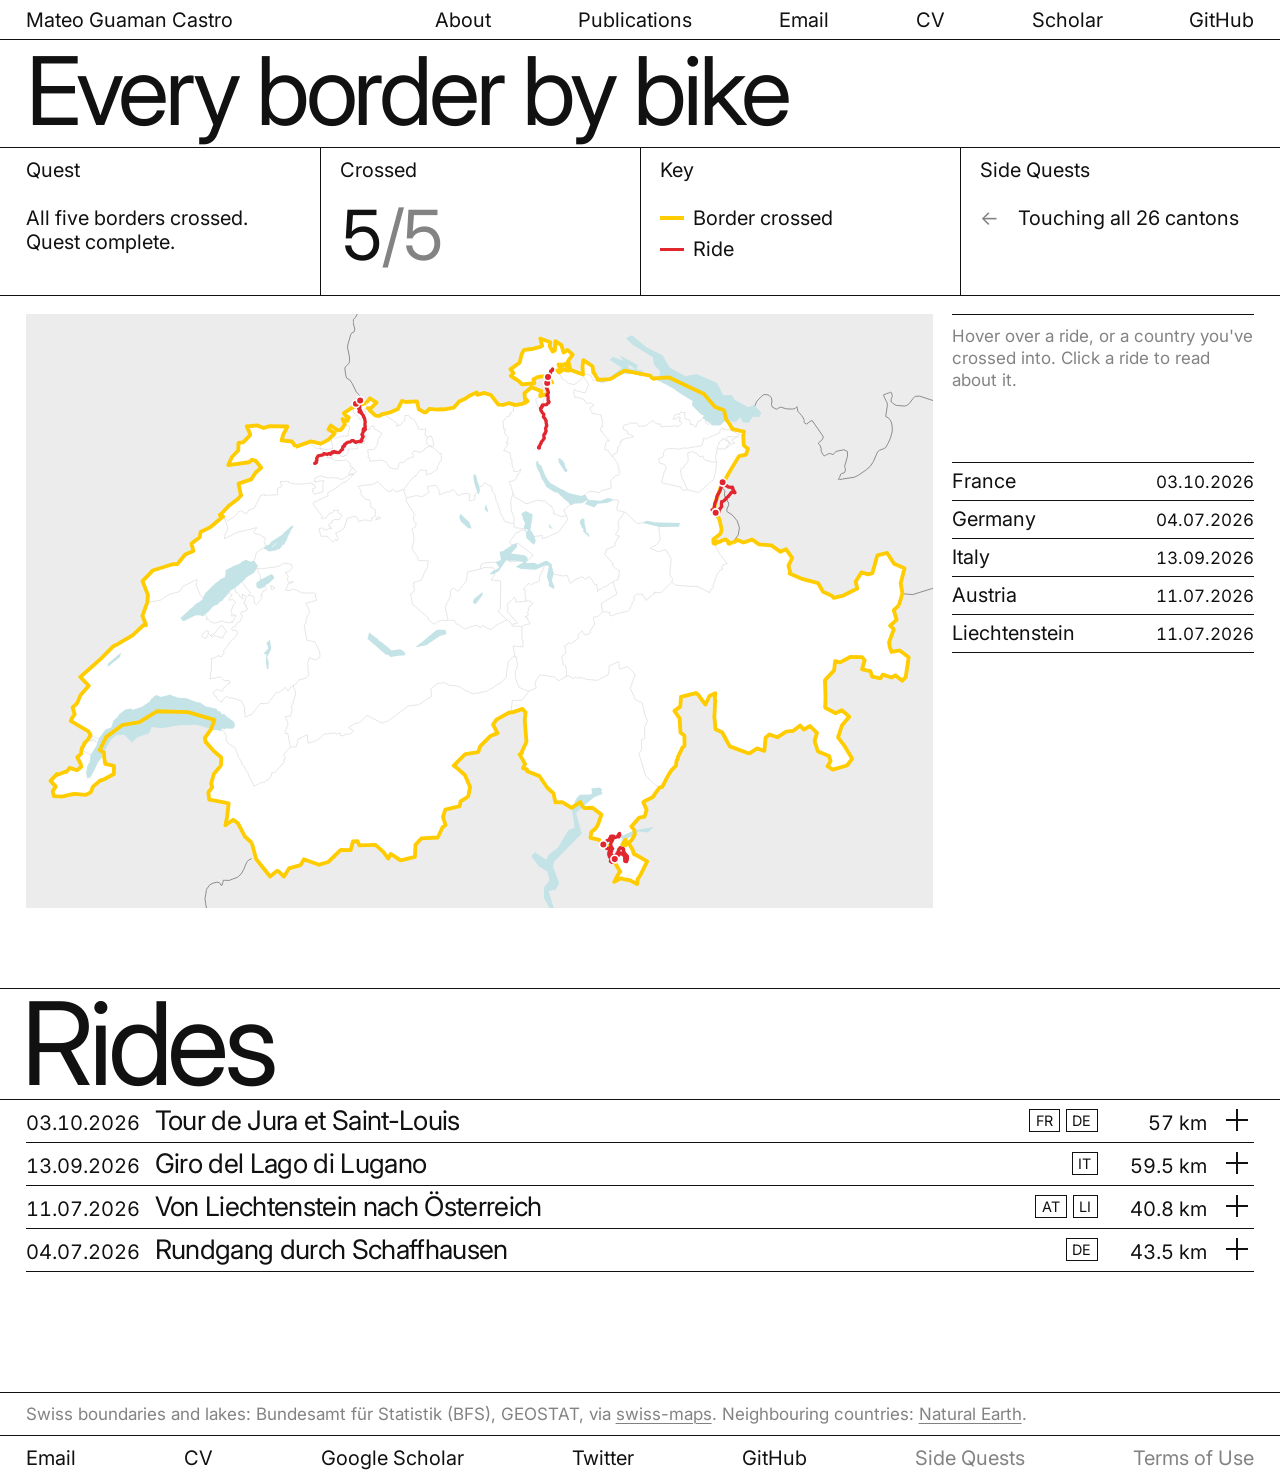
<file: side-quests/borders/index.html>
<!doctype html>
<html lang="en">
<head>
  <!-- Google tag (gtag.js) -->
  <script async src="https://www.googletagmanager.com/gtag/js?id=G-3ZY845XSCQ"></script>
  <script>
    window.dataLayer = window.dataLayer || [];
    function gtag(){dataLayer.push(arguments);}
    gtag('js', new Date());
    gtag('config', 'G-3ZY845XSCQ');
  </script>

  <meta charset="utf-8">
  <meta name="viewport" content="width=device-width, initial-scale=1">
  <title>Every Border by Bike · Mateo Guaman Castro</title>
  <meta name="author" content="Mateo Guaman Castro">
  <meta name="description" content="A side quest: crossing each of Switzerland's international borders by bike.">
  <link rel="preconnect" href="https://fonts.googleapis.com">
  <link rel="preconnect" href="https://fonts.gstatic.com" crossorigin>
  <link rel="stylesheet" href="https://fonts.googleapis.com/css2?family=Inter:wght@400&display=swap">
  <link rel="stylesheet" href="../../stylesheet.css?v=2026-10-15">
  <link rel="stylesheet" href="../shared/quest.css?v=2026-10-15">
  <link rel="stylesheet" href="style.css?v=2026-10-15">
  <link rel="license" href="../../terms/">
</head>
<body>
  <header class="bar" id="bar">
    <a class="bar-name" href="../../">Mateo Guaman Castro</a>
    <nav class="bar-links" aria-label="Sections">
      <a href="../../#research">About</a>
      <a href="../../#publications">Publications</a>
      <a href="mailto:mateogc@cs.washington.edu">Email</a>
      <a href="../../data/MateoGuaman-CV.pdf?v=2026-10">CV</a>
      <a href="https://scholar.google.com/citations?user=0hkU6uEAAAAJ&amp;hl=en">Scholar</a>
      <a href="https://github.com/mateoguaman/">GitHub</a>
    </nav>
    <button class="bar-menu" id="menu-button" aria-expanded="false" aria-controls="menu">Menu</button>
  </header>
  <nav class="menu" id="menu" aria-label="Menu">
    <a href="../../#research">About</a>
    <a href="../../#publications">Publications</a>
    <a href="mailto:mateogc@cs.washington.edu">Email</a>
    <a href="../../data/MateoGuaman-CV.pdf?v=2026-10">CV</a>
    <a href="https://scholar.google.com/citations?user=0hkU6uEAAAAJ&amp;hl=en">Google Scholar</a>
    <a href="https://twitter.com/mateoguaman">Twitter</a>
    <a href="https://github.com/mateoguaman/">GitHub</a>
    <a class="soft" href="../../terms/">Terms of Use</a>
  </nav>

  <main id="top">
    <h1 class="name sq-title">Every border by bike</h1>

    <section class="quest-info">
      <div>
        <h2>Quest</h2>
        <p class="lede">Cycle across each of Switzerland's international borders, into France, Germany, Italy, Austria and Liechtenstein.</p>
      </div>
      <div>
        <h2>Crossed</h2>
        <p class="count"><span id="count">0</span><span class="count-total">/5</span></p>
      </div>
      <div>
        <h2>Key</h2>
        <ul class="legend">
          <li><span class="line-key crossed"></span>Border crossed</li>
          <li><span class="line-key ride"></span>Ride</li>
        </ul>
      </div>
      <div>
        <h2><a href="../">Side Quests</a></h2>
        <dl class="quest-nav">
          <div><dt><span aria-label="Previous">←</span></dt><dd><a href="../cantons/">Touching all 26 cantons</a></dd></div>
        </dl>
      </div>
    </section>

    <section class="atlas">
      <div class="map-col">
        <svg id="map" role="img" aria-label="Map of Switzerland and its neighbours with the rides so far. Rides are red; stretches of the Swiss border already crossed are yellow."></svg>
      </div>
      <aside class="side">
        <div class="readout" id="readout" aria-live="polite"></div>
        <ul class="countries" id="countries" aria-label="Borders"></ul>
      </aside>
    </section>

    <p class="notice" id="notice" hidden></p>

    <article class="story" id="story" hidden></article>

    <section class="index">
      <div class="index-head"><h2>Rides</h2></div>
      <div class="index-list" id="rides"></div>
    </section>
  </main>

  <p class="credits">
    Swiss boundaries and lakes: Bundesamt für Statistik (BFS), GEOSTAT, via
    <a href="https://github.com/interactivethings/swiss-maps">swiss-maps</a>.
    Neighbouring countries: <a href="https://www.naturalearthdata.com/">Natural Earth</a>.
  </p>
  <footer class="foot">
    <a href="mailto:mateogc@cs.washington.edu">Email</a>
    <a href="../../data/MateoGuaman-CV.pdf?v=2026-10">CV</a>
    <a href="https://scholar.google.com/citations?user=0hkU6uEAAAAJ&amp;hl=en"><span class="long">Google </span>Scholar</a>
    <a href="https://twitter.com/mateoguaman">Twitter</a>
    <a href="https://github.com/mateoguaman/">GitHub</a>
    <a class="sq" href="../">Side Quests</a>
    <a class="sq foot-terms" href="../../terms/">Terms of Use</a>
  </footer>

  <script src="../../site.js?v=2026-10-15"></script>
  <script src="map-data.js?v=2026-10-15"></script>
  <script src="rides.js?v=2026-10-15"></script>
  <script src="../shared/markdown.js?v=2026-10-15"></script>
  <script src="../shared/common.js?v=2026-10-15"></script>
  <script src="../shared/lightbox.js?v=2026-10-15"></script>
  <script src="app.js?v=2026-10-15"></script>
</body>
</html>
</file>
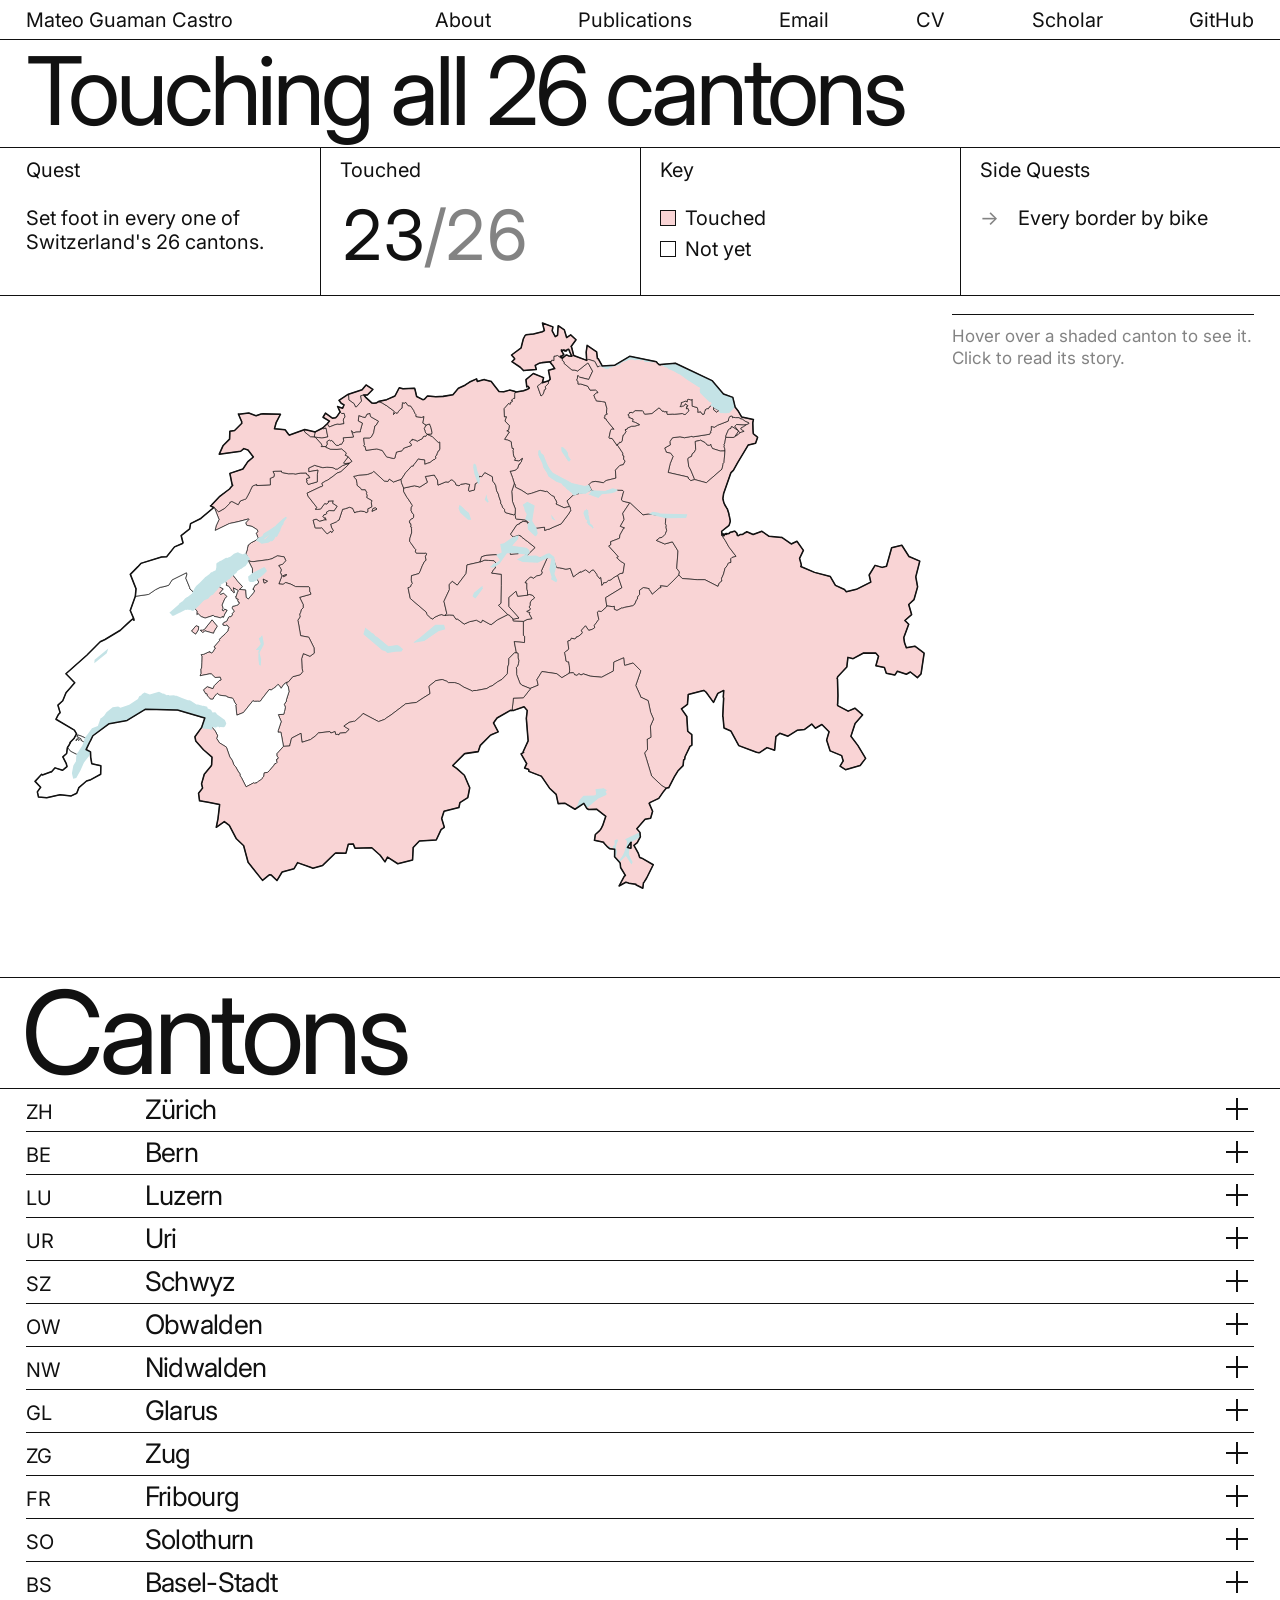
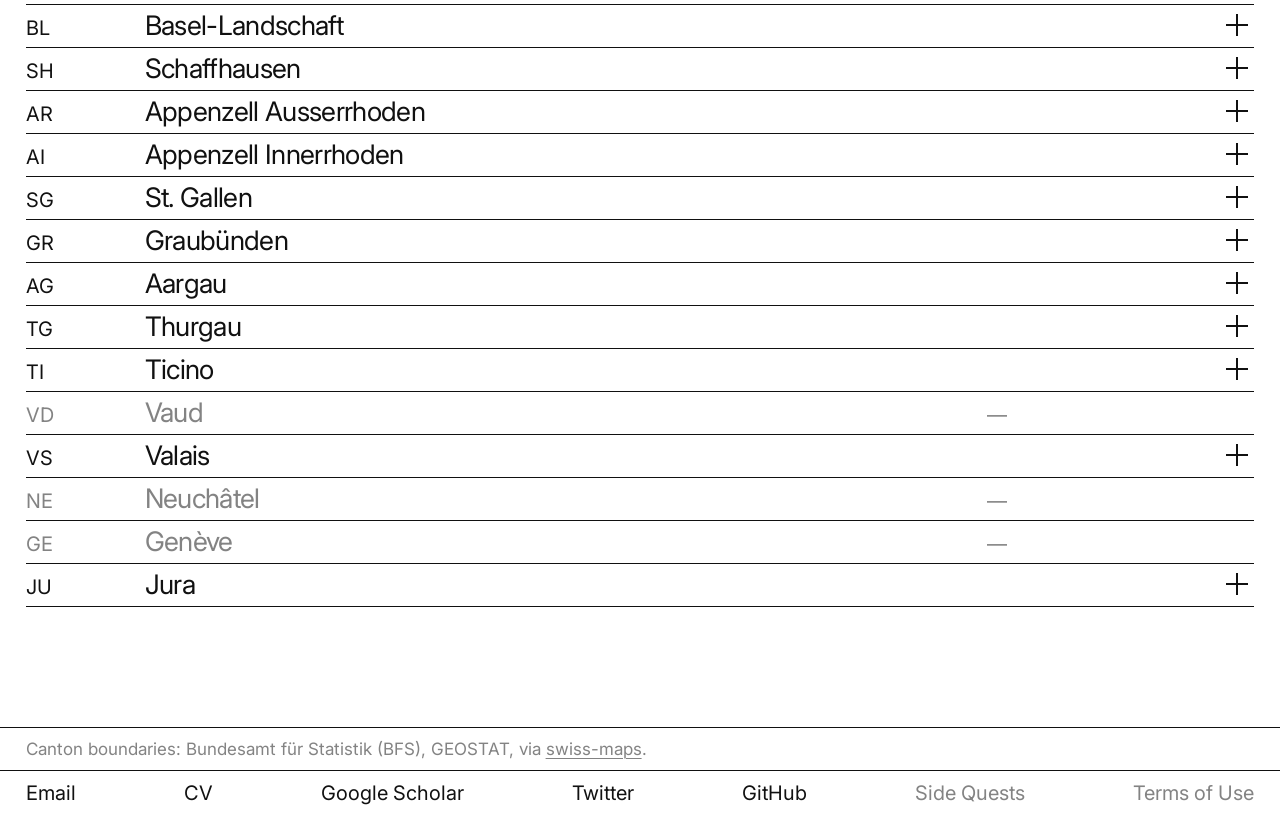
<file: side-quests/cantons/index.html>
<!doctype html>
<html lang="en">
<head>
  <!-- Google tag (gtag.js) -->
  <script async src="https://www.googletagmanager.com/gtag/js?id=G-3ZY845XSCQ"></script>
  <script>
    window.dataLayer = window.dataLayer || [];
    function gtag(){dataLayer.push(arguments);}
    gtag('js', new Date());
    gtag('config', 'G-3ZY845XSCQ');
  </script>

  <meta charset="utf-8">
  <meta name="viewport" content="width=device-width, initial-scale=1">
  <title>Touching All 26 Cantons · Mateo Guaman Castro</title>
  <meta name="author" content="Mateo Guaman Castro">
  <meta name="description" content="A side quest: setting foot in every one of Switzerland's 26 cantons.">
  <link rel="preconnect" href="https://fonts.googleapis.com">
  <link rel="preconnect" href="https://fonts.gstatic.com" crossorigin>
  <link rel="stylesheet" href="https://fonts.googleapis.com/css2?family=Inter:wght@400&display=swap">
  <link rel="stylesheet" href="../../stylesheet.css?v=2026-10-15">
  <link rel="stylesheet" href="../shared/quest.css?v=2026-10-15">
  <link rel="stylesheet" href="style.css?v=2026-10-15">
  <link rel="license" href="../../terms/">
</head>
<body>
  <header class="bar" id="bar">
    <a class="bar-name" href="../../">Mateo Guaman Castro</a>
    <nav class="bar-links" aria-label="Sections">
      <a href="../../#research">About</a>
      <a href="../../#publications">Publications</a>
      <a href="mailto:mateogc@cs.washington.edu">Email</a>
      <a href="../../data/MateoGuaman-CV.pdf?v=2026-10">CV</a>
      <a href="https://scholar.google.com/citations?user=0hkU6uEAAAAJ&amp;hl=en">Scholar</a>
      <a href="https://github.com/mateoguaman/">GitHub</a>
    </nav>
    <button class="bar-menu" id="menu-button" aria-expanded="false" aria-controls="menu">Menu</button>
  </header>
  <nav class="menu" id="menu" aria-label="Menu">
    <a href="../../#research">About</a>
    <a href="../../#publications">Publications</a>
    <a href="mailto:mateogc@cs.washington.edu">Email</a>
    <a href="../../data/MateoGuaman-CV.pdf?v=2026-10">CV</a>
    <a href="https://scholar.google.com/citations?user=0hkU6uEAAAAJ&amp;hl=en">Google Scholar</a>
    <a href="https://twitter.com/mateoguaman">Twitter</a>
    <a href="https://github.com/mateoguaman/">GitHub</a>
    <a class="soft" href="../../terms/">Terms of Use</a>
  </nav>

  <main id="top">
    <h1 class="name sq-title">Touching all 26 cantons</h1>

    <section class="quest-info">
      <div>
        <h2>Quest</h2>
        <p class="lede">Set foot in every one of Switzerland's 26 cantons.</p>
      </div>
      <div>
        <h2>Touched</h2>
        <p class="count"><span id="count">00</span><span class="count-total">/26</span></p>
      </div>
      <div>
        <h2>Key</h2>
        <ul class="legend">
          <li><span class="swatch swatch-touched"></span>Touched</li>
          <li><span class="swatch swatch-todo"></span>Not yet</li>
        </ul>
      </div>
      <div>
        <h2><a href="../">Side Quests</a></h2>
        <dl class="quest-nav">
          <div><dt><span aria-label="Next">→</span></dt><dd><a href="../borders/">Every border by bike</a></dd></div>
        </dl>
      </div>
    </section>

    <section class="atlas">
      <div class="map-col">
        <svg id="map" role="img" aria-label="Map of Switzerland's 26 cantons. Touched cantons are shaded."></svg>
      </div>
      <aside class="side">
        <div class="readout" id="readout" aria-live="polite"></div>
      </aside>
    </section>

    <p class="notice" id="notice" hidden></p>

    <article class="story" id="story" hidden></article>

    <!-- The canton list. Delete this whole section to drop it; nothing else depends on it. -->
    <section class="index" id="index">
      <div class="index-head"><h2>Cantons</h2></div>
      <div class="index-list" id="index-grid"></div>
    </section>
  </main>

  <p class="credits">
    Canton boundaries: Bundesamt für Statistik (BFS), GEOSTAT, via
    <a href="https://github.com/interactivethings/swiss-maps">swiss-maps</a>.
  </p>
  <footer class="foot">
    <a href="mailto:mateogc@cs.washington.edu">Email</a>
    <a href="../../data/MateoGuaman-CV.pdf?v=2026-10">CV</a>
    <a href="https://scholar.google.com/citations?user=0hkU6uEAAAAJ&amp;hl=en"><span class="long">Google </span>Scholar</a>
    <a href="https://twitter.com/mateoguaman">Twitter</a>
    <a href="https://github.com/mateoguaman/">GitHub</a>
    <a class="sq" href="../">Side Quests</a>
    <a class="sq foot-terms" href="../../terms/">Terms of Use</a>
  </footer>

  <script src="../../site.js?v=2026-10-15"></script>
  <script src="map-data.js?v=2026-10-15"></script>
  <script src="../shared/markdown.js?v=2026-10-15"></script>
  <script src="../shared/common.js?v=2026-10-15"></script>
  <script src="../shared/lightbox.js?v=2026-10-15"></script>
  <script src="app.js?v=2026-10-15"></script>
</body>
</html>
</file>
<file: stylesheet.css>
/* mateoguaman.com. Swiss style: one face in one weight (Helvetica Neue on
   Apple devices, Inter elsewhere), black on white, 1px rules. The name
   across the top; About, Previously, Research and Contact in columns split
   by rules, the photo as a fifth; publications as an index grouped by
   research thread, each row opening in place, the hovered paper's clip
   pinned on the right. Awards and orals as a small tag after the title. On
   phones the first paper starts open so its clip plays without a tap. */

/* Reset, square media figures, screen-reader text. */

*,
*::before,
*::after {
  box-sizing: border-box;
}
html {
  -webkit-text-size-adjust: 100%;
  text-rendering: optimizeLegibility;
  -webkit-font-smoothing: antialiased;
}
body,
h1,
h2,
h3,
h4,
p,
ol,
ul,
figure {
  margin: 0;
  padding: 0;
}
ol,
ul {
  list-style: none;
}
img,
video {
  display: block;
  max-width: 100%;
}
button {
  font: inherit;
  color: inherit;
  background: none;
  border: 0;
  padding: 0;
  cursor: pointer;
}
sup {
  font-size: 0.6em;
  line-height: 0;
  vertical-align: 0.6em;
}

/* A square still; the second image or the clip fade in over it when on. */
[data-media] {
  position: relative;
  aspect-ratio: 1;
  overflow: hidden;
  background: #fff;
}
[data-media] img,
[data-media] video {
  position: absolute;
  inset: 0;
  width: 100%;
  height: 100%;
  object-fit: cover;
}
[data-media] .m-alt,
[data-media] .m-video {
  opacity: 0;
  transition: opacity 200ms;
}
[data-media].is-on .m-alt,
[data-media].is-on .m-video {
  opacity: 1;
}

.sr {
  position: absolute;
  width: 1px;
  height: 1px;
  overflow: hidden;
  clip-path: inset(50%);
  white-space: nowrap;
}

:root {
  --ground: #fff;
  --ink: #111;
  --soft: rgb(17 17 17 / 0.52);
  --hover: #808080;
  --red: #e1262f;
  --rule: 1px solid var(--ink);
  --m: clamp(0.75rem, 2vw, 1.75rem);
  --g: clamp(0.75rem, 1.5vw, 1.25rem);
  --bar: 2rem;
  --cols: 5rem minmax(0, 1fr) 11rem 1.4rem;
  font-size: 16px;
}
@media (min-width: 768px) {
  :root {
    font-size: 18px;
  }
}
@media (min-width: 1200px) {
  :root {
    font-size: 20px;
  }
}
@media (min-width: 2000px) {
  :root {
    font-size: 24px;
  }
}

body {
  background: var(--ground);
  color: var(--ink);
  font-family: "Helvetica Neue", Inter, Helvetica, Arial, sans-serif;
  font-weight: 400;
  line-height: 1.2;
}
a {
  color: inherit;
  text-decoration: none;
}
@media (hover: hover) {
  a:hover {
    color: var(--hover);
  }
}
.soft {
  color: var(--soft);
}
.info a,
.row-links a,
.row-text h3 a,
.pubs-all {
  text-decoration: underline;
  text-decoration-thickness: 1px;
  text-underline-offset: 0.15em;
}
.info ul a {
  text-decoration: none;
}

/* Bar: the name on the first third, the links spread over the rest. */
.bar {
  position: fixed;
  inset: 0 0 auto;
  z-index: 10;
  display: grid;
  grid-template-columns: 1fr 2fr;
  align-items: center;
  height: var(--bar);
  padding: 0 var(--m);
  background: var(--ground);
  border-bottom: var(--rule);
  line-height: 1;
  white-space: nowrap;
}
.bar-links {
  display: flex;
  justify-content: space-between;
}
.bar-links a.is-active {
  color: var(--hover);
}
.bar-menu {
  display: none;
}
main {
  padding-top: var(--bar);
}
section[id],
.div {
  scroll-margin-top: var(--bar);
}

/* The name, one line at the titles' size (two on phones). */
.name {
  margin: 0.06em 0 0.12em;
  padding: 0 var(--m);
  font-size: clamp(2.75rem, 7.4vw, 9rem);
  font-weight: 400;
  line-height: 0.95;
  letter-spacing: -0.045em;
  white-space: nowrap;
}
.name .name-m {
  display: none;
}
.name-m > span {
  display: block;
}

/* About to Contact in columns split by rules, the photo in the fifth, as
   E. Column titles at the text size, a line of space under them. */
.info {
  display: grid;
  grid-template-columns: repeat(5, minmax(0, 1fr));
  border-top: var(--rule);
  border-bottom: var(--rule);
}
.info > * {
  padding: 0.5rem var(--g) 1.5rem;
}
.info > :first-child {
  padding-left: var(--m);
}
.info > :last-child {
  padding-right: var(--m);
  padding-bottom: var(--g);
}
.info > * + * {
  border-left: var(--rule);
}
.info h2 {
  margin-bottom: 1.2em;
  font-size: 1rem;
  font-weight: 400;
}

/* Publications */
.pubs-head {
  display: flex;
  align-items: baseline;
  gap: var(--g);
  margin-top: 4rem;
  padding: 0 var(--m);
  border-top: var(--rule);
  border-bottom: var(--rule);
}
.pubs-head h2 {
  margin-left: -0.04em;
  font-size: clamp(3rem, 9vw, 10rem);
  font-weight: 400;
  line-height: 0.95;
  letter-spacing: -0.045em;
}
.pubs-all {
  margin-left: auto;
}
.idx-wrap {
  display: grid;
  grid-template-columns: 9fr 3fr;
  gap: var(--g);
  padding: 0 var(--m);
}

/* Thread dividers, as E: number, name and years in ruled cells on the
   rows' columns. The rules sit in the gaps so the text lines up with the
   rows'. */
.div {
  display: grid;
  grid-template-columns: var(--cols);
  column-gap: var(--g);
  margin-top: 2.2rem;
  border-top: var(--rule);
  border-bottom: var(--rule);
  font-size: clamp(1.4rem, 2.7vw, 2.8rem);
  line-height: 1.05;
  letter-spacing: -0.02em;
}
.idx > .div:first-child {
  margin-top: 0.9rem;
}
.div > span {
  padding: 0.12em 0 0.16em;
}
.div-t,
.div-y {
  margin-left: calc(var(--g) / -2);
  padding-left: calc(var(--g) / 2) !important;
  border-left: var(--rule);
}
.div-y {
  grid-column: 3 / 5;
}

/* Rows: year, short title (and its honour), venue, plus. */
.row-head {
  display: grid;
  grid-template-columns: var(--cols);
  column-gap: var(--g);
  align-items: baseline;
  width: 100%;
  padding: 0.3rem 0 0.35rem;
  border-bottom: var(--rule);
  text-align: left;
}
.row-title {
  font-size: clamp(1.25rem, 2.1vw, 2.3rem);
  line-height: 1.05;
  letter-spacing: -0.025em;
}
.row-year,
.row-venue {
  font-size: 1rem;
}
@media (hover: hover) {
  .row-head:hover .row-title {
    color: var(--hover);
  }
}
.row-plus {
  position: relative;
  align-self: center;
  width: 1.1rem;
  height: 1.1rem;
}
.row-plus::before,
.row-plus::after {
  content: "";
  position: absolute;
  background: currentColor;
}
.row-plus::before {
  inset: calc(50% - 1px) 0;
}
.row-plus::after {
  inset: 0 calc(50% - 1px);
}
.row.is-open .row-plus::after {
  display: none;
}

/* Awards and orals: a small boxed word after the title. */
.tag {
  display: inline-block;
  margin-left: 0.5em;
  padding: 0.12em 0.4em 0.1em;
  border: 1px solid currentColor;
  font-size: 0.72rem;
  letter-spacing: 0;
  white-space: nowrap;
  vertical-align: 0.35em;
}

/* An open row. */
.row-body:not([hidden]) {
  display: grid;
  grid-template-columns: var(--cols);
  column-gap: var(--g);
  padding: 0.6rem 0 1.4rem;
  border-bottom: var(--rule);
}
.row-media {
  display: none;
}
.row-text {
  grid-column: 2 / 4;
  max-width: 44em;
}
.row-text h3 {
  font-size: 1.15rem;
  font-weight: 400;
  line-height: 1.15;
}
.row-authors,
.row-full,
.row-award,
.row-desc,
.row-links,
.row-text .soft {
  margin-top: 0.5em;
  font-size: 0.85rem;
  line-height: 1.3;
}
.row-authors {
  color: var(--soft);
}
.row-authors .me {
  color: var(--ink);
}
.row-links {
  display: flex;
  flex-wrap: wrap;
  gap: 0.2em 1em;
}

/* Laptops: the pinned preview. */
.preview {
  position: sticky;
  top: calc(var(--bar) + 0.6rem);
  align-self: start;
  margin-top: 0.9rem;
}
.preview .pv {
  display: none;
}
.preview .pv.is-shown {
  display: block;
}

.foot {
  display: flex;
  justify-content: space-between;
  margin-top: 6rem;
  padding: 0.5rem var(--m);
  border-top: var(--rule);
}

/* Side Quests and Terms of Use: grey, at the end of the footer. On phones
   Terms of Use moves to the end of the menu so the footer keeps one line. */
.sq {
  color: var(--soft);
}
@media (max-width: 767px) {
  .foot .foot-terms {
    display: none;
  }
}

/* Terms of Use: a label beside (laptops) or over (phones) each part. */
.terms {
  display: grid;
  grid-template-columns: repeat(12, minmax(0, 1fr));
  column-gap: var(--g);
  padding: 0.6rem var(--m) 3rem;
  border-top: var(--rule);
}
.terms h2 {
  grid-column: 1 / 4;
  font-size: 1rem;
  font-weight: 400;
}
.terms-text {
  grid-column: 4 / 13;
  display: flex;
  flex-direction: column;
  gap: 0.9em;
  max-width: 40em;
  font-size: clamp(1.05rem, 1.5vw, 1.3rem);
  line-height: 1.4;
  letter-spacing: -0.01em;
}
.terms-text ul {
  padding-left: 1.2em;
  list-style: disc;
}
.terms-text a {
  text-decoration: underline;
  text-decoration-thickness: 1px;
  text-underline-offset: 0.15em;
  overflow-wrap: anywhere;
}
@media (max-width: 767px) {
  .terms {
    row-gap: 0.75rem;
  }
  .terms h2,
  .terms-text {
    grid-column: 1 / -1;
  }
}

/* The Side Quests page: its list, ruled as the index rows. Each quest is
   a link: number, title, a line on it, arrow. A quest's own page is in its
   folder, with side-quests/shared/quest.css on top of this. */
.quests {
  margin: 0 var(--m);
  border-top: var(--rule);
}
.quests > li {
  border-bottom: var(--rule);
  font-size: clamp(1.25rem, 2.1vw, 2.3rem);
  line-height: 1.05;
  letter-spacing: -0.025em;
}
.quests a {
  display: grid;
  grid-template-columns: 5rem minmax(0, 1fr) minmax(0, 1fr) 1.4rem;
  column-gap: var(--g);
  align-items: baseline;
  padding: 0.3rem 0 0.35rem;
}
.quest-n,
.quest-note,
.quest-go {
  font-size: 1rem;
  line-height: 1.2;
  letter-spacing: 0;
}
.quest-note {
  color: var(--soft);
}
.quest-go {
  justify-self: end;
}

/* Tablets */
.menu {
  display: none;
}
@media (max-width: 1199px) and (min-width: 768px) {
  .info {
    grid-template-columns: repeat(3, minmax(0, 1fr));
  }
  .info > :nth-child(4) {
    border-left: 0;
    padding-left: var(--m);
  }
  .info > :nth-child(n + 4) {
    border-top: var(--rule);
  }
}
@media (max-width: 1023px) {
  :root {
    --cols: 3.5rem minmax(0, 1fr) 8rem 1.2rem;
  }
}

/* Phones: the name on two lines; the info stacked, Contact beside the
   photo; the index in one column, its first paper open. */
@media (max-width: 767px) {
  :root {
    --m: 1rem;
    --bar: 2.75rem;
    --cols: 2.6rem minmax(0, 1fr) 1.1rem;
  }
  .bar {
    grid-template-columns: 1fr auto;
    font-size: 1.2rem;
  }
  .bar-links {
    display: none;
  }
  .bar-menu {
    display: block;
  }
  .menu {
    position: fixed;
    inset: var(--bar) 0 0;
    z-index: 9;
    flex-direction: column;
    padding: 0 var(--m);
    background: var(--ground);
    font-size: 1.8rem;
  }
  .menu a {
    padding: 0.4rem 0;
    border-bottom: var(--rule);
  }
  .menu-open .menu {
    display: flex;
  }

  .name {
    font-size: 12.4vw;
    line-height: 0.92;
  }
  .name .name-d {
    display: none;
  }
  .name .name-m {
    display: block;
  }

  .info {
    grid-template-columns: 1fr 1fr;
  }
  .info > * {
    padding: 0.6rem var(--m) 1.2rem;
  }
  .info > div:nth-child(-n + 3) {
    grid-column: 1 / 3;
    border-left: 0;
    border-bottom: var(--rule);
  }
  .info > div:nth-child(4) {
    border-left: 0;
  }
  .info > :last-child {
    padding: var(--m);
  }
  .info h2 {
    margin-bottom: 0.6em;
  }

  .idx-wrap {
    grid-template-columns: 1fr;
  }
  .preview {
    display: none;
  }
  .div {
    grid-template-columns: 2.6rem minmax(0, 1fr) auto;
    font-size: 1.3rem;
  }
  .div-y {
    grid-column: 3;
  }
  .row-head {
    row-gap: 0.2rem;
    padding: 0.45rem 0 0.5rem;
  }
  .row-venue {
    grid-column: 2;
    grid-row: 2;
    font-size: 0.9rem;
  }
  .row-plus {
    grid-column: 3;
    grid-row: 1;
  }
  .row-year {
    font-size: 0.9rem;
  }
  .row-body:not([hidden]) {
    grid-template-columns: 2.6rem minmax(0, 1fr);
    row-gap: 0.75rem;
  }
  .row-media {
    display: block;
    grid-column: 2;
    width: 60%;
  }
  .row-text {
    grid-column: 2;
  }

  .quests a {
    grid-template-columns: 2.6rem minmax(0, 1fr) 1.1rem;
    row-gap: 0.2rem;
    padding: 0.45rem 0 0.5rem;
  }
  .quest-n {
    font-size: 0.9rem;
  }
  .quest-note {
    grid-column: 2;
    grid-row: 2;
    font-size: 0.9rem;
  }
  .quest-go {
    grid-column: 3;
    grid-row: 1;
  }

  /* One line: short labels, spread across the width. */
  .foot {
    gap: 0.5rem;
    white-space: nowrap;
  }
  .foot .long {
    display: none;
  }
}
@media (max-width: 359px) {
  .foot {
    font-size: 0.85rem;
    gap: 0.35rem;
  }
}
</file>
<file: switzerland/style.css>
/* Swiss style: red, black and white on a strict grid. Touched cantons are striped
   red and turn solid red on hover or when open; untouched ones stay white and inert. */

:root {
  --red: #da291c;
  --stripes: repeating-linear-gradient(-45deg, var(--red) 0 2px, #fff 2px 5px);
  --ink: #000;
  --bg: #fff;
  --muted: #666;
  --rule: #000;
  --rule-light: #000;
  --canton: #fff;
  --canton-stroke: #000;
  --font: "Helvetica Neue", Helvetica, Arial, sans-serif;
  --lake: #c4e3e6; /* glacier blue */
}

* {
  box-sizing: border-box;
}

/* Author display rules (e.g. .story's grid) would otherwise override [hidden]. */
[hidden] {
  display: none !important;
}

html {
  -webkit-text-size-adjust: 100%;
}

body {
  margin: 0;
  background: var(--bg);
  color: var(--ink);
  font-family: var(--font);
  font-size: 16px;
  line-height: 1.45;
}

a {
  color: inherit;
  text-decoration: underline;
  text-decoration-thickness: 1px;
  text-underline-offset: 3px;
}

a:hover {
  color: var(--red);
}

button {
  font: inherit;
  color: inherit;
}

.page {
  max-width: 1200px;
  margin: 0 auto;
  padding: 0 16px 48px;
}

@media (min-width: 800px) {
  .page {
    padding: 0 32px 64px;
  }
}

/* ---------- Top bar ---------- */

.topbar {
  display: flex;
  flex-wrap: wrap;
  justify-content: space-between;
  align-items: baseline;
  gap: 16px;
  padding: 14px 0 12px;
  border-bottom: 1px solid var(--rule);
  font-size: 14px;
}

.topbar a {
  text-decoration: none;
  font-weight: 700;
  white-space: nowrap;
}

/* ---------- Masthead ---------- */

.masthead {
  padding: 36px 0 28px;
}

h1 {
  margin: 0;
  font-size: clamp(44px, 7vw, 84px);
  font-weight: 700;
  line-height: 0.95;
  letter-spacing: -0.035em;
}

.lede {
  max-width: 30em;
  margin: 20px 0 0;
  font-size: 18px;
}

/* ---------- Map + side column ---------- */

.atlas {
  display: grid;
  gap: 24px;
}

@media (min-width: 800px) {
  .atlas {
    grid-template-columns: minmax(0, 3fr) minmax(220px, 1fr);
    gap: 32px;
    align-items: start;
  }
}

#map {
  display: block;
  width: 100%;
  height: auto;
  touch-action: manipulation;
  -webkit-tap-highlight-color: transparent;
  user-select: none;
  -webkit-user-select: none;
}

.canton {
  fill: var(--canton);
  stroke: var(--canton-stroke);
  stroke-width: var(--canton-stroke-w, 0.6px); /* scaled with the map in app.js */
  stroke-linejoin: round;
  vector-effect: non-scaling-stroke;
}

.canton.touched {
  fill: url(#stripes);
  cursor: pointer;
}

.canton.touched.is-hover,
.canton.touched.is-selected {
  fill: var(--red);
}

.lakes {
  fill: var(--lake);
  pointer-events: none;
}

.outline {
  fill: none;
  stroke: #000;
  stroke-width: var(--outline-w, 1.4px); /* scaled with the map in app.js */
  stroke-linejoin: round;
  vector-effect: non-scaling-stroke;
  pointer-events: none;
}

.count {
  margin: 0;
  font-size: clamp(64px, 9vw, 104px);
  font-weight: 700;
  line-height: 0.85;
  letter-spacing: -0.05em;
  color: var(--red);
  font-variant-numeric: tabular-nums;
}

.count-total {
  color: var(--ink);
}

.count-label {
  margin: 10px 0 0;
  font-size: 14px;
}

.readout {
  min-height: 108px;
  margin-top: 28px;
  padding-top: 12px;
  border-top: 1px solid var(--rule);
}

.readout-code {
  margin: 0;
  font-size: 14px;
  font-weight: 700;
  color: var(--muted);
}

.readout-code.touched {
  color: var(--red);
}

.readout-name {
  margin: 2px 0 6px;
  font-size: 28px;
  font-weight: 700;
  line-height: 1.05;
  letter-spacing: -0.02em;
}

.readout-status,
.readout-hint {
  margin: 0;
  font-size: 14px;
}

.readout-hint {
  color: var(--muted);
}

.legend {
  display: flex;
  align-items: center;
  gap: 6px;
  margin: 16px 0 0;
  padding-top: 12px;
  border-top: 1px solid var(--rule);
  font-size: 13px;
}

.swatch {
  display: inline-block;
  width: 12px;
  height: 12px;
  border: 1px solid var(--canton-stroke);
}

.swatch-touched {
  background: var(--stripes);
}

.swatch-todo {
  background: var(--canton);
  margin-left: 14px;
}

@media (max-width: 799px) {
  .side {
    display: grid;
    grid-template-columns: auto 1fr;
    column-gap: 16px;
    align-items: end;
  }

  .count-label {
    margin: 0 0 4px;
  }

  .readout,
  .legend {
    grid-column: 1 / -1;
  }

  .readout {
    min-height: 0;
    margin-top: 20px;
  }
}

@media (hover: none) {
  .readout {
    display: none;
  }
}

.notice {
  margin: 24px 0 0;
  padding: 12px 14px;
  border-left: 4px solid var(--red);
  font-size: 14px;
}

/* ---------- Story ---------- */

.story {
  scroll-margin-top: 16px;
  margin-top: 56px;
  padding-top: 20px;
  border-top: 1px solid var(--rule);
  display: grid;
  gap: 24px;
}

@media (min-width: 800px) {
  .story {
    grid-template-columns: minmax(0, 1fr) minmax(0, 2fr);
    gap: 32px;
  }

  .story-meta {
    position: sticky;
    top: 24px;
    align-self: start;
  }
}

.story-code {
  margin: 0;
  font-size: 14px;
  font-weight: 700;
  color: var(--muted);
}

.story-code.touched {
  color: var(--red);
}

.story-name {
  margin: 4px 0 0;
  font-size: clamp(40px, 6vw, 64px);
  font-weight: 700;
  line-height: 0.95;
  letter-spacing: -0.035em;
  overflow-wrap: anywhere;
}

.facts {
  margin: 24px 0 0;
  font-size: 14px;
}

.facts div {
  display: grid;
  grid-template-columns: 6em 1fr;
  gap: 8px;
  padding: 8px 0;
  border-top: 1px solid var(--rule-light);
}

.facts div:last-child {
  border-bottom: 1px solid var(--rule-light);
}

.facts dt {
  font-weight: 700;
}

.facts dd {
  margin: 0;
  white-space: pre-line; /* one visit date per line */
}

.to-map {
  display: inline-block;
  margin-top: 16px;
  font-size: 14px;
}

.story-title {
  margin: 0 0 20px;
  font-size: 28px;
  font-weight: 700;
  line-height: 1.15;
  letter-spacing: -0.02em;
}

.story-body {
  font-size: 17px;
  line-height: 1.55;
}

.story-body > :first-child {
  margin-top: 0;
}

.story-body p,
.story-body ul,
.story-body ol,
.story-body blockquote {
  max-width: 36em;
  margin: 0 0 1em;
}

.story-body h3 {
  margin: 1.8em 0 0.5em;
  font-size: 22px;
  letter-spacing: -0.01em;
}

.story-body h4 {
  margin: 1.5em 0 0.4em;
  font-size: 17px;
}

.story-body blockquote {
  padding-left: 16px;
  border-left: 3px solid var(--red);
}

.story-body hr {
  border: 0;
  border-top: 1px solid var(--rule-light);
  margin: 2em 0;
}

.story-body code {
  font-size: 0.9em;
}

.story-body .empty {
  color: var(--muted);
}

.photo {
  margin: 1.5em 0;
}

.photo-open {
  display: block;
  width: fit-content;
  max-width: 100%;
  padding: 0;
  border: 0;
  background: #eee;
  cursor: zoom-in;
}

.photo img,
.photo video {
  display: block;
  max-width: 100%;
  max-height: 80vh;
  height: auto;
}

.photo figcaption {
  margin-top: 8px;
  font-size: 13px;
  line-height: 1.4;
  color: var(--muted);
}

.gallery {
  display: grid;
  gap: 12px;
  margin: 1.5em 0;
}

.gallery.cols-2 {
  grid-template-columns: repeat(2, minmax(0, 1fr));
}

.gallery.cols-3 {
  grid-template-columns: repeat(3, minmax(0, 1fr));
}

@media (max-width: 520px) {
  .gallery.cols-3 {
    grid-template-columns: repeat(2, minmax(0, 1fr));
  }
}

.gallery .photo {
  margin: 0;
}

.gallery .photo-open {
  width: 100%;
  aspect-ratio: 1;
}

.gallery .photo img,
.gallery .photo video {
  width: 100%;
  height: 100%;
  max-height: none;
  object-fit: cover;
}

/* ---------- Canton list ---------- */

.index {
  margin-top: 64px;
  padding-top: 12px;
  border-top: 1px solid var(--rule);
  display: grid;
  gap: 16px;
}

@media (min-width: 800px) {
  .index {
    grid-template-columns: minmax(0, 1fr) minmax(0, 3fr);
    gap: 32px;
  }
}

.section-label {
  margin: 0;
  font-size: 14px;
  font-weight: 700;
}

.index-grid {
  columns: 3 220px;
  column-gap: 24px;
}

.index-row {
  display: grid;
  grid-template-columns: 2.4em 1fr auto;
  align-items: baseline;
  gap: 8px;
  width: 100%;
  padding: 7px 6px;
  border: 0;
  border-top: 1px solid var(--rule-light);
  background: none;
  font-size: 14px;
  text-align: left;
  cursor: pointer;
  break-inside: avoid;
}

.index-row .code {
  font-weight: 700;
  color: var(--muted);
}

.index-row.touched .code {
  color: var(--red);
}

.index-row .date {
  font-size: 13px;
  color: var(--muted);
  font-variant-numeric: tabular-nums;
}

.index-row:disabled {
  cursor: default;
}

.index-row:not(:disabled):hover .name,
.index-row.is-hover .name {
  color: var(--red);
}

.index-row[aria-pressed="true"] {
  font-weight: 700;
  box-shadow: inset 3px 0 0 var(--red);
}

.credits {
  margin-top: 64px;
  padding-top: 12px;
  border-top: 1px solid var(--rule-light);
  font-size: 12px;
  color: var(--muted);
}

/* ---------- Lightbox ---------- */

.lightbox {
  width: min(1200px, 100vw - 32px);
  max-width: none;
  max-height: calc(100vh - 32px);
  padding: 0;
  border: 0;
  background: transparent;
  overflow: visible;
}

.lightbox::backdrop {
  background: rgba(0, 0, 0, 0.94);
}

.lb-media img,
.lb-media video {
  display: block;
  max-width: 100%;
  max-height: calc(100vh - 120px);
  margin: 0 auto;
}

.lb-caption {
  margin: 12px 0 0;
  color: #fff;
  font-size: 14px;
  text-align: center;
}

.lb-btn {
  position: fixed;
  z-index: 1;
  width: 44px;
  height: 44px;
  border: 1px solid #fff;
  background: #000;
  color: #fff;
  font-size: 22px;
  line-height: 1;
  cursor: pointer;
}

.lb-btn:hover {
  background: var(--red);
  border-color: var(--red);
}

.lb-close {
  top: 16px;
  right: 16px;
}

.lb-prev,
.lb-next {
  top: 50%;
  transform: translateY(-50%);
}

.lb-prev {
  left: 16px;
}

.lb-next {
  right: 16px;
}

@media (max-width: 600px) {
  .lb-prev,
  .lb-next {
    top: auto;
    bottom: 16px;
    transform: none;
  }
}
</file>
<file: side-quests/shared/quest.css>
/* A quest page (cantons/, borders/). Loaded after ../../stylesheet.css,
   whose bar, name title, ruled columns, index rows and footer these pages
   reuse; the maps add one accent, red. Each quest adds its map's colours in
   its own style.css. */

:root {
  --accent: var(--red);
  --lake: #c4e3e6; /* glacier blue */
  --row-title: clamp(1.25rem, 2.1vw, 2.3rem);
}

/* Author display rules (e.g. .story's grid) would otherwise override [hidden]. */
[hidden] {
  display: none !important;
}

/* A quest's title: the name's size and spacing, but it may wrap. */
.sq-title {
  white-space: normal;
}

/* Tags: the boxed word of awards and orals (.tag), for codes and dates. */
.readout-code,
.story-code,
.ride-row .codes > span {
  display: inline-block;
  padding: 0.12em 0.4em 0.1em;
  border: 1px solid currentColor;
  font-size: 0.72rem;
  line-height: 1.2;
  letter-spacing: 0;
  white-space: nowrap;
  font-variant-numeric: tabular-nums;
}
.readout-code.touched,
.story-code.touched {
  color: var(--accent);
}

/* ---------- A quest: ruled columns under the title, as About to Contact ---------- */

.quest-info {
  display: grid;
  grid-template-columns: repeat(4, minmax(0, 1fr));
  border-top: var(--rule);
  border-bottom: var(--rule);
}
.quest-info > * {
  padding: 0.5rem var(--g) 1.5rem;
}
.quest-info > :first-child {
  padding-left: var(--m);
}
.quest-info > :last-child {
  padding-right: var(--m);
}
.quest-info > * + * {
  border-left: var(--rule);
}
.quest-info h2 {
  margin-bottom: 1.2em;
  font-size: 1rem;
  font-weight: 400;
}
.lede {
  max-width: 22em;
}
.count {
  font-size: clamp(2.75rem, 5.4vw, 6.5rem);
  line-height: 0.85;
  letter-spacing: -0.045em;
  font-variant-numeric: tabular-nums;
}
.count-total {
  color: var(--soft);
}
.legend {
  display: grid;
  gap: 0.35em;
}
.swatch,
.line-key {
  display: inline-block;
  width: 0.8em;
  margin-right: 0.45em;
}
.swatch {
  height: 0.8em;
  border: 1px solid var(--ink);
  vertical-align: -0.05em;
}
/* The quests either side of this one: an arrow, then the link. */
.quest-nav {
  display: grid;
  grid-template-columns: max-content minmax(0, 1fr);
  gap: 0.35em var(--g);
}
.quest-nav div {
  display: contents;
}
.quest-nav dt {
  color: var(--soft);
}
/* A long title stops at two lines, so the column stays within the quest's
   description beside it. */
.quest-nav dd {
  margin: 0;
  display: -webkit-box;
  -webkit-box-orient: vertical;
  -webkit-line-clamp: 2;
  line-clamp: 2;
  overflow: hidden;
}

/* ---------- Map, with the readout pinned beside it as the paper preview ---------- */

.atlas {
  display: grid;
  grid-template-columns: 9fr 3fr;
  gap: var(--g);
  margin-top: 0.9rem;
  padding: 0 var(--m);
}
#map {
  display: block;
  width: 100%;
  height: auto;
  touch-action: manipulation;
  -webkit-tap-highlight-color: transparent;
  user-select: none;
  -webkit-user-select: none;
}
.lakes {
  fill: var(--lake);
  pointer-events: none;
}
.outline {
  fill: none;
  stroke: var(--ink);
  stroke-width: var(--outline-w, 1.4px); /* scaled with the map by the page script */
  stroke-linejoin: round;
  vector-effect: non-scaling-stroke;
  pointer-events: none;
}
.side {
  position: sticky;
  top: calc(var(--bar) + 0.6rem);
  align-self: start;
}
.readout {
  min-height: 6.5rem;
  padding-top: 0.5rem;
  border-top: var(--rule);
}
.readout-name {
  margin: 0.4rem 0 0.3rem;
  font-size: var(--row-title);
  line-height: 1.05;
  letter-spacing: -0.025em;
}
.readout-status,
.readout-hint {
  font-size: 0.85rem;
  line-height: 1.3;
}
.readout-hint {
  color: var(--soft);
}
@media (hover: none) {
  .readout {
    display: none;
  }
}

.notice {
  margin: 0.9rem var(--m) 0;
  padding: 0.5rem 0;
  border-top: var(--rule);
  border-bottom: var(--rule);
  font-size: 0.85rem;
  line-height: 1.3;
}

/* ---------- Story: code and name as a ruled head, facts beside the text ---------- */

.story {
  display: grid;
  grid-template-columns: 3fr 9fr;
  column-gap: var(--g);
  margin-top: 4rem;
  padding: 0 var(--m);
  border-top: var(--rule);
  scroll-margin-top: var(--bar);
}
/* The tag and the name sit in one band ruled the full width, as
   Publications; the facts go under it, beside the text. */
.story-meta {
  display: contents;
}
.story-code {
  grid-column: 1 / -1;
  grid-row: 1;
  justify-self: start;
  margin-top: 0.6rem;
}
.story-name {
  grid-column: 1 / -1;
  grid-row: 2;
  margin: 0.2rem calc(-1 * var(--m)) 0;
  padding: 0 var(--m) 0.04em;
  border-bottom: var(--rule);
  font-size: clamp(3rem, 9vw, 10rem);
  font-weight: 400;
  line-height: 0.95;
  letter-spacing: -0.045em;
  /* Long words hyphenate rather than break at an arbitrary letter. */
  -webkit-hyphens: auto;
  hyphens: auto;
  overflow-wrap: break-word;
}
.facts {
  grid-column: 1;
  grid-row: 3;
  font-size: 0.85rem;
  line-height: 1.3;
}
.facts div {
  display: grid;
  grid-template-columns: 5.5em minmax(0, 1fr);
  gap: var(--g);
  padding: 0.3rem 0 0.35rem;
  border-bottom: var(--rule);
}
.facts dt {
  color: var(--soft);
}
.facts dd {
  margin: 0;
  white-space: pre-line; /* one visit date per line */
}
.to-map {
  grid-column: 1;
  grid-row: 4;
  justify-self: start;
  margin-top: 0.6rem;
  font-size: 0.85rem;
  text-decoration: underline;
  text-decoration-thickness: 1px;
  text-underline-offset: 0.15em;
}
.story-body {
  grid-column: 2;
  grid-row: 3 / span 3;
  padding-top: 0.6rem;
  line-height: 1.35;
}
.story-title {
  margin-bottom: 0.8em;
  font-size: var(--row-title);
  font-weight: 400;
  line-height: 1.05;
  letter-spacing: -0.025em;
}
.story-body p,
.story-body ul,
.story-body ol,
.story-body blockquote {
  max-width: 34em;
  margin: 0 0 1em;
}
.story-body ul {
  padding-left: 1.2em;
  list-style: disc;
}
.story-body ol {
  padding-left: 1.4em;
  list-style: decimal;
}
.story-body h3 {
  margin: 1.6em 0 0.5em;
  font-size: 1.4rem;
  font-weight: 400;
  line-height: 1.1;
  letter-spacing: -0.02em;
}
/* One weight, so a smaller heading is told apart by size alone: an open
   paper's title on the home page. */
.story-body h4 {
  margin: 1.4em 0 0.4em;
  font-size: 1.15rem;
  font-weight: 400;
  line-height: 1.15;
}
.story-body a {
  text-decoration: underline;
  text-decoration-thickness: 1px;
  text-underline-offset: 0.15em;
}
.story-body blockquote {
  padding-left: var(--g);
  border-left: var(--rule);
}
.story-body hr {
  margin: 2em 0;
  border: 0;
  border-top: var(--rule);
}
.story-body code {
  font-size: 0.9em;
}
.story-body .empty {
  color: var(--soft);
}
.photo {
  margin: 1.5em 0;
}
.photo-open {
  display: block;
  width: fit-content;
  max-width: 100%;
  background: #eee;
  cursor: zoom-in;
}
.photo img,
.photo video {
  max-height: 80vh;
  height: auto;
}
.photo figcaption {
  margin-top: 0.4rem;
  font-size: 0.85rem;
  line-height: 1.3;
  color: var(--soft);
}
.gallery {
  display: grid;
  gap: var(--g);
  margin: 1.5em 0;
}
.gallery.cols-2 {
  grid-template-columns: repeat(2, minmax(0, 1fr));
}
.gallery.cols-3 {
  grid-template-columns: repeat(3, minmax(0, 1fr));
}
.gallery .photo {
  margin: 0;
}
.gallery .photo-open {
  width: 100%;
  aspect-ratio: 1;
}
.gallery .photo img,
.gallery .photo video {
  width: 100%;
  height: 100%;
  max-height: none;
  object-fit: cover;
}

/* ---------- The list under the map: a head as Publications, rows as papers ---------- */

.index {
  margin-top: 4rem;
}
.index-head {
  padding: 0 var(--m);
  border-top: var(--rule);
  border-bottom: var(--rule);
}
.index-head h2 {
  margin-left: -0.04em;
  font-size: clamp(3rem, 9vw, 10rem);
  font-weight: 400;
  line-height: 0.95;
  letter-spacing: -0.045em;
}
.index-list {
  padding: 0 var(--m);
}
/* The page scripts name rows' cantons and countries .name, which
   ../../stylesheet.css sizes as the home page's title. */
.index-row .name,
.countries .name {
  margin: 0;
  padding: 0;
  font-size: inherit;
  line-height: inherit;
  letter-spacing: inherit;
  white-space: normal;
}
.index-row,
.ride-row {
  display: grid;
  grid-template-columns: var(--cols);
  column-gap: var(--g);
  align-items: baseline;
  width: 100%;
  padding: 0.3rem 0 0.35rem;
  border-bottom: var(--rule);
  text-align: left;
}
.index-row .name,
.ride-row .title {
  font-size: var(--row-title);
  line-height: 1.05;
  letter-spacing: -0.025em;
}
.index-row .date,
.ride-row .date,
.ride-row .km {
  font-variant-numeric: tabular-nums;
}
/* The plus, a minus while its story is open. */
.index-row::after,
.ride-row::after {
  content: "";
  align-self: center;
  width: 1.1rem;
  height: 1.1rem;
  background:
    linear-gradient(currentColor, currentColor) center / 100% 2px no-repeat,
    linear-gradient(currentColor, currentColor) center / 2px 100% no-repeat;
}
.index-row[aria-pressed="true"]::after,
.ride-row[aria-pressed="true"]::after {
  background: linear-gradient(currentColor, currentColor) center / 100% 2px no-repeat;
}
.index-row:disabled {
  color: var(--soft);
  cursor: default;
}
.index-row:disabled::after {
  visibility: hidden;
}
@media (hover: hover) {
  .index-row:not(:disabled):hover .name,
  .ride-row:hover .title {
    color: var(--hover);
  }
}
.index-row.is-hover .name,
.ride-row.is-hover .title,
.index-row[aria-pressed="true"] .name,
.ride-row[aria-pressed="true"] .title {
  color: var(--accent);
}

.credits {
  margin-top: 6rem;
  padding: 0.5rem var(--m);
  border-top: var(--rule);
  font-size: 0.85rem;
  line-height: 1.3;
  color: var(--soft);
}
.credits a {
  text-decoration: underline;
  text-decoration-thickness: 1px;
  text-underline-offset: 0.15em;
}
.credits + .foot {
  margin-top: 0;
}

/* ---------- Lightbox ---------- */

.lightbox {
  width: min(1200px, 100vw - 32px);
  max-width: none;
  max-height: calc(100vh - 32px);
  padding: 0;
  border: 0;
  background: transparent;
  overflow: visible;
}
.lightbox::backdrop {
  background: rgb(17 17 17 / 0.94);
}
.lb-media img,
.lb-media video {
  max-height: calc(100vh - 120px);
  margin: 0 auto;
}
.lb-caption {
  margin-top: 0.6rem;
  color: #fff;
  font-size: 0.85rem;
  text-align: center;
}
.lb-btn {
  position: fixed;
  z-index: 1;
  width: 44px;
  height: 44px;
  border: 1px solid #fff;
  background: var(--ink);
  color: #fff;
  font-size: 22px;
  line-height: 1;
}
@media (hover: hover) {
  .lb-btn:hover {
    background: #fff;
    color: var(--ink);
  }
}
.lb-close {
  top: 16px;
  right: 16px;
}
.lb-prev,
.lb-next {
  top: 50%;
  transform: translateY(-50%);
}
.lb-prev {
  left: 16px;
}
.lb-next {
  right: 16px;
}

/* ---------- Tablets ---------- */

@media (max-width: 1199px) and (min-width: 768px) {
  .quest-info {
    grid-template-columns: repeat(2, minmax(0, 1fr));
  }
  .quest-info > :nth-child(2) {
    padding-right: var(--m);
  }
  .quest-info > :nth-child(3) {
    border-left: 0;
    padding-left: var(--m);
  }
  .quest-info > :nth-child(n + 3) {
    border-top: var(--rule);
  }
}

/* ---------- Phones: one column; the quest's text and list full width,
   the count beside the key ---------- */

@media (max-width: 767px) {
  .quest-info {
    grid-template-columns: 1fr 1fr;
  }
  .quest-info > * {
    padding: 0.6rem var(--m) 1.2rem;
  }
  .quest-info > :first-child,
  .quest-info > :last-child {
    grid-column: 1 / -1;
  }
  .quest-info > :nth-child(2),
  .quest-info > :last-child {
    border-left: 0;
  }
  .quest-info > :nth-child(n + 2) {
    border-top: var(--rule);
  }
  .quest-info h2 {
    margin-bottom: 0.6em;
  }

  .atlas {
    grid-template-columns: 1fr;
  }
  .side {
    position: static;
  }

  .story {
    grid-template-columns: 1fr;
  }
  .facts {
    margin-top: 0.6rem;
  }
  .story-body {
    grid-column: 1;
    grid-row: auto;
    padding-top: 1.2rem;
  }

  .index-row {
    row-gap: 0.2rem;
    padding: 0.45rem 0 0.5rem;
  }
  .index-row .code {
    font-size: 0.9rem;
  }
  .index-row .date {
    grid-column: 2;
    grid-row: 2;
    font-size: 0.9rem;
  }
  .index-row:disabled .date {
    display: none;
  }
  .index-row::after {
    grid-column: 3;
    grid-row: 1;
  }

  .gallery.cols-3 {
    grid-template-columns: repeat(2, minmax(0, 1fr));
  }
  .lb-prev,
  .lb-next {
    top: auto;
    bottom: 16px;
    transform: none;
  }
}
</file>
<file: side-quests/borders/style.css>
/* Borders map: rides are red lines, and each stretch of the Swiss border
   turns thick yellow once crossed. Shared styles are in ../shared/quest.css.
   Line widths are scaled with the map in app.js. */

:root {
  --neighbour: #ececec;
  --ride: var(--accent);
  --crossed: #ffcc00; /* PostAuto and hiking-sign yellow */
}

/* ---------- Map ---------- */

.land,
.country {
  fill: var(--neighbour);
}

.country.is-hover {
  fill: #dcdcdc;
}

/* Borders between neighbouring countries. */
.neighbour-lines {
  fill: none;
  stroke: #8c8c8c;
  stroke-width: var(--neighbour-line-w, 0.9px);
  stroke-linejoin: round;
  vector-effect: non-scaling-stroke;
  pointer-events: none;
}

.border.crossed {
  stroke: var(--crossed);
  stroke-width: var(--border-crossed-w, 3.5px);
}

.switzerland {
  fill: var(--ground);
}

.canton-lines {
  fill: none;
  stroke: #d2d2d2;
  stroke-width: var(--canton-line-w, 0.5px);
  stroke-linejoin: round;
  vector-effect: non-scaling-stroke;
  pointer-events: none;
}

.ride-line {
  fill: none;
  stroke: var(--ride);
  stroke-width: var(--ride-w, 3px);
  stroke-linejoin: round;
  stroke-linecap: round;
  vector-effect: non-scaling-stroke;
  pointer-events: none;
}

/* A wide invisible stroke so thin ride lines are easy to hover and tap. */
.ride-hit {
  fill: none;
  stroke: transparent;
  stroke-width: var(--ride-hit-w, 14px);
  stroke-linejoin: round;
  vector-effect: non-scaling-stroke;
  pointer-events: stroke;
  cursor: pointer;
}

.ride.is-hover .ride-line,
.ride.is-selected .ride-line {
  stroke-width: var(--ride-hover-w, 4.5px);
}

.rides.has-hover .ride:not(.is-hover) {
  opacity: 0.3;
}

.crossing {
  fill: var(--ride);
  stroke: var(--ground);
  stroke-width: var(--crossing-ring-w, 1.5px);
  vector-effect: non-scaling-stroke;
  pointer-events: none;
}

/* ---------- Side column: the five borders, ruled as the index rows ---------- */

.countries {
  margin-top: 0.9rem;
  border-top: var(--rule);
}

.countries li {
  display: grid;
  grid-template-columns: minmax(0, 1fr) auto;
  gap: var(--g);
  align-items: baseline;
  padding: 0.3rem 0 0.35rem;
  border-bottom: var(--rule);
  color: var(--soft);
}

.countries li.crossed {
  color: var(--ink);
}

.countries .status {
  font-size: 0.85rem;
  font-variant-numeric: tabular-nums;
}

.countries li.is-hover .name {
  color: var(--accent);
}

.line-key {
  vertical-align: 0.25em;
  width: 1.2em;
}

.line-key.crossed {
  border-top: 4px solid var(--crossed);
}

.line-key.ride {
  border-top: 3px solid var(--ride);
}

/* ---------- Ride story: route map and elevation profile ---------- */

/* Ride titles run longer than canton names. */
.story-name {
  font-size: clamp(2.4rem, 5.5vw, 6rem);
}

.route-figure {
  margin: 0 0 0.6rem;
}

.route-map {
  display: block;
  width: 100%;
  height: auto;
  max-height: 60vh;
  border: var(--rule);
}

.route-map .ride-line {
  stroke-width: 3.5px;
}

.route-dot {
  fill: var(--ride);
  stroke: var(--ground);
  stroke-width: 2px;
  vector-effect: non-scaling-stroke;
  pointer-events: none;
}

.profile {
  position: relative;
  margin: 0 0 2rem;
}

.profile-label {
  margin-bottom: 0.2rem;
  font-size: 0.85rem;
  color: var(--soft);
}

.profile svg {
  display: block;
  width: 100%;
  height: 150px;
  overflow: visible;
  touch-action: pan-y;
}

.profile .area {
  fill: var(--ride);
  fill-opacity: 0.1;
}

.profile .line {
  fill: none;
  stroke: var(--ride);
  stroke-width: 2px;
  stroke-linejoin: round;
  stroke-linecap: round;
  vector-effect: non-scaling-stroke;
}

.profile .grid {
  stroke: #e3e3e3;
  stroke-width: 1px;
  vector-effect: non-scaling-stroke;
}

.profile .axis,
.profile .crosshair {
  stroke: var(--ink);
  stroke-width: 1px;
  vector-effect: non-scaling-stroke;
}

.profile .tick,
.profile .peak-label {
  font-size: 11px;
  fill: var(--soft);
  font-variant-numeric: tabular-nums;
}

.profile .peak-label {
  fill: var(--ink);
}

.profile .peak {
  fill: var(--ride);
  stroke: var(--ground);
  stroke-width: 2px;
  vector-effect: non-scaling-stroke;
}

.profile-tip {
  position: absolute;
  top: 18px;
  padding: 0.2rem 0.45rem;
  background: var(--ground);
  border: var(--rule);
  font-size: 0.75rem;
  white-space: nowrap;
  pointer-events: none;
  transform: translateX(-50%);
}

/* ---------- Ride list: date, title, borders as tags, distance ---------- */

.rides-empty {
  padding: 0.3rem 0 0.35rem;
  border-bottom: var(--rule);
  color: var(--soft);
}

.ride-row {
  grid-template-columns: 5.5rem minmax(0, 1fr) auto 4.5rem 1.4rem;
}

.ride-row .codes {
  display: flex;
  gap: 0.3em;
  align-self: center;
}

.ride-row .km {
  text-align: right;
}

@media (max-width: 767px) {
  .ride-row {
    grid-template-columns: 5.2rem minmax(0, 1fr) auto 1.1rem;
    row-gap: 0.2rem;
    padding: 0.45rem 0 0.5rem;
  }

  .ride-row .title {
    grid-column: 1 / 4;
    grid-row: 1;
  }

  .ride-row::after {
    grid-column: 4;
    grid-row: 1;
  }

  .ride-row .date,
  .ride-row .km {
    font-size: 0.9rem;
  }
}
</file>
<file: side-quests/cantons/style.css>
/* Cantons map: touched cantons rest in a pale tint of the accent and turn
   solid on hover or when open; untouched ones stay white and inert. The
   tint was picked over the original stripes, which shimmered on a sharp
   screen, and over paler stripes and fine lines. Shared styles are in
   ../shared/quest.css. */

:root {
  --tint: color-mix(in srgb, var(--accent) 20%, var(--ground));
}

.canton {
  fill: var(--ground);
  stroke: var(--ink);
  stroke-width: var(--canton-stroke-w, 0.6px); /* scaled with the map in app.js */
  stroke-linejoin: round;
  vector-effect: non-scaling-stroke;
}

.canton.touched {
  fill: var(--tint);
  cursor: pointer;
}

.canton.touched.is-hover,
.canton.touched.is-selected {
  fill: var(--accent);
}

.swatch-touched {
  background: var(--tint);
}

.swatch-todo {
  background: var(--ground);
}
</file>
